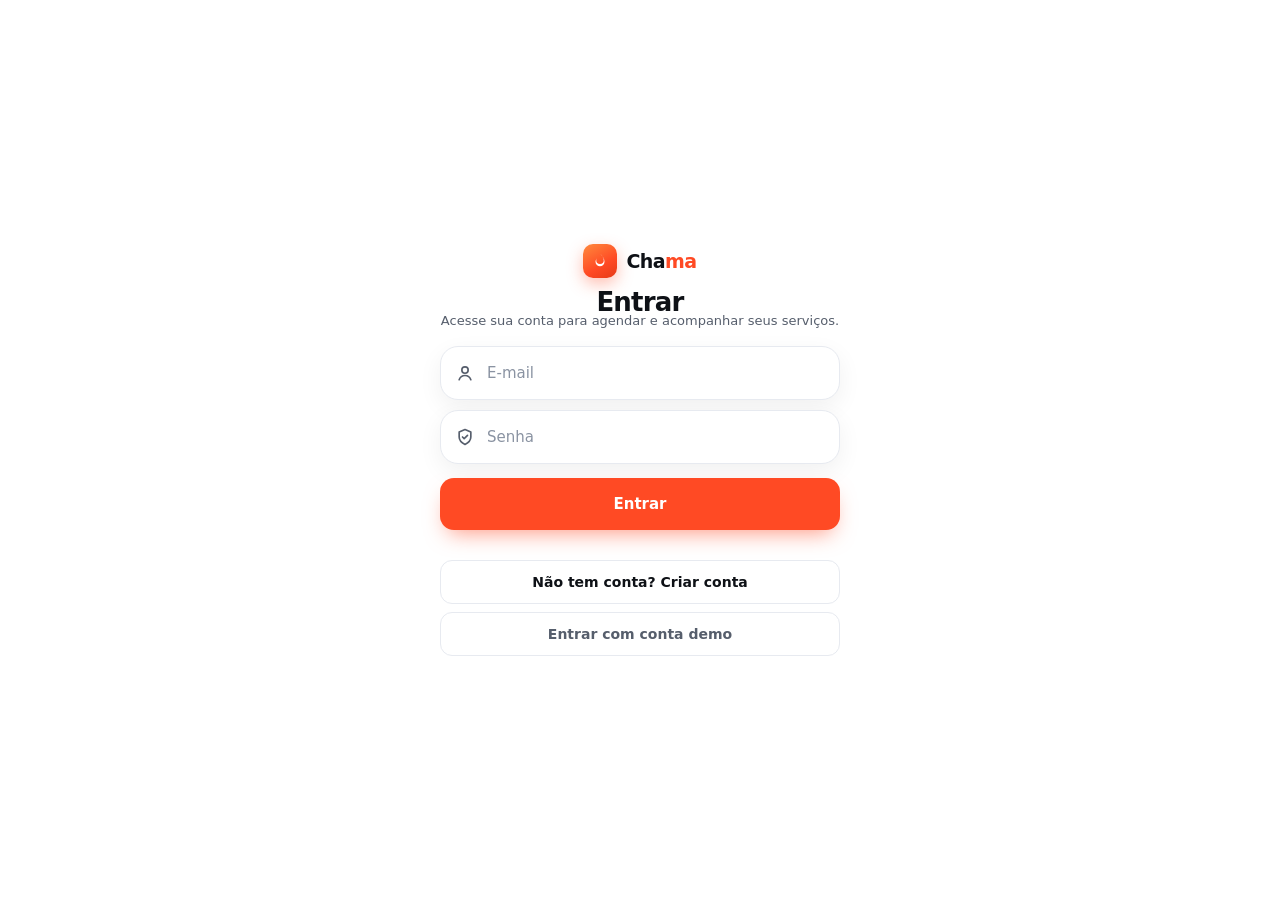
<file: index.html>
<!DOCTYPE html>
<html lang="pt-BR">
<head>
<meta charset="UTF-8">
<meta name="viewport" content="width=device-width, initial-scale=1, viewport-fit=cover, user-scalable=no, maximum-scale=1">
<meta name="theme-color" content="#FF4A24">
<meta name="description" content="Chama — chame um profissional de confiança.">
<meta name="mobile-web-app-capable" content="yes">
<meta name="apple-mobile-web-app-capable" content="yes">
<meta name="apple-mobile-web-app-status-bar-style" content="default">
<meta name="apple-mobile-web-app-title" content="Chama">
<link rel="apple-touch-icon" href="icons/apple-touch-icon.png">
<link rel="icon" type="image/png" href="icons/icon-192.png">
<link rel="manifest" href="manifest.json">
<title>Chama</title>
<link rel="stylesheet" href="app.css">
<style>.afin{border:1px solid var(--line);border-radius:12px;padding:11px 13px;font-family:inherit;font-size:14px;background:var(--surface);color:var(--ink);outline:0}.afin::placeholder{color:var(--ink3)}</style>
</head>
<body>
<svg width="0" height="0" style="position:absolute" aria-hidden="true"><defs>
  <symbol id="i-flame" viewBox="0 0 24 24"><path fill="currentColor" d="M12 2s5 4 5 9a5 5 0 0 1-10 0c0-1 .3-1.9.8-2.7C7 9.9 6 11 6 13a6 6 0 1 0 12 0c0-4.5-3-7.5-6-11Z"/></symbol>
  <symbol id="i-search" viewBox="0 0 24 24" fill="none" stroke="currentColor" stroke-width="2" stroke-linecap="round"><circle cx="11" cy="11" r="7"/><path d="m20 20-3.2-3.2"/></symbol>
  <symbol id="i-mic" viewBox="0 0 24 24" fill="none" stroke="currentColor" stroke-width="2" stroke-linecap="round" stroke-linejoin="round"><rect x="9" y="3" width="6" height="11" rx="3"/><path d="M6 11a6 6 0 0 0 12 0M12 17v4"/></symbol>
  <symbol id="i-home" viewBox="0 0 24 24" fill="none" stroke="currentColor" stroke-width="2" stroke-linecap="round" stroke-linejoin="round"><path d="M4 11 12 4l8 7"/><path d="M6 10v9h12v-9"/></symbol>
  <symbol id="i-cal" viewBox="0 0 24 24" fill="none" stroke="currentColor" stroke-width="2" stroke-linecap="round" stroke-linejoin="round"><rect x="3.5" y="5" width="17" height="16" rx="3"/><path d="M3.5 9.5h17M8 3v4M16 3v4"/></symbol>
  <symbol id="i-user" viewBox="0 0 24 24" fill="none" stroke="currentColor" stroke-width="2" stroke-linecap="round" stroke-linejoin="round"><circle cx="12" cy="8.5" r="3.8"/><path d="M5 20c1.2-3.5 4-5 7-5s5.8 1.5 7 5"/></symbol>
  <symbol id="i-star" viewBox="0 0 24 24"><path fill="currentColor" d="m12 3 2.6 5.4 5.9.7-4.4 4 1.2 5.8L12 16.9 6.7 19l1.2-5.8-4.4-4 5.9-.7z"/></symbol>
  <symbol id="i-check" viewBox="0 0 24 24" fill="none" stroke="currentColor" stroke-width="2.4" stroke-linecap="round" stroke-linejoin="round"><path d="m5 12.5 4.5 4.5L19 7.5"/></symbol>
  <symbol id="i-shield" viewBox="0 0 24 24" fill="none" stroke="currentColor" stroke-width="2" stroke-linecap="round" stroke-linejoin="round"><path d="M12 3 5 6v6c0 4 3 7 7 9 4-2 7-5 7-9V6z"/><path d="m9 12 2 2 4-4"/></symbol>
  <symbol id="i-pin" viewBox="0 0 24 24" fill="none" stroke="currentColor" stroke-width="2" stroke-linecap="round" stroke-linejoin="round"><path d="M12 21s7-5.5 7-11a7 7 0 1 0-14 0c0 5.5 7 11 7 11Z"/><circle cx="12" cy="10" r="2.5"/></symbol>
  <symbol id="i-clock" viewBox="0 0 24 24" fill="none" stroke="currentColor" stroke-width="2" stroke-linecap="round" stroke-linejoin="round"><circle cx="12" cy="12" r="8.5"/><path d="M12 7.5V12l3 2"/></symbol>
  <symbol id="i-back" viewBox="0 0 24 24" fill="none" stroke="currentColor" stroke-width="2" stroke-linecap="round" stroke-linejoin="round"><path d="M15 5l-7 7 7 7"/></symbol>
  <symbol id="i-chev" viewBox="0 0 24 24" fill="none" stroke="currentColor" stroke-width="2" stroke-linecap="round" stroke-linejoin="round"><path d="m9 6 6 6-6 6"/></symbol>
  <symbol id="i-pix" viewBox="0 0 24 24"><path fill="currentColor" d="M12 2.6 15.1 5 12 7.4 8.9 5 12 2.6ZM5 8.9 7.4 12 5 15.1 2.6 12 5 8.9Zm14 0L21.4 12 19 15.1 16.6 12 19 8.9ZM12 16.6 15.1 19 12 21.4 8.9 19 12 16.6Z"/></symbol>
  <symbol id="i-broom" viewBox="0 0 24 24" fill="none" stroke="currentColor" stroke-width="2" stroke-linecap="round" stroke-linejoin="round"><path d="M14 3 9 8m6 3-9 9m0 0-3-3m3 3 3-1c0-3 1-5 4-6l3-3-2-2-3 3c-2 3-4 4-6 4l-1 3"/></symbol>
  <symbol id="i-wrench" viewBox="0 0 24 24" fill="none" stroke="currentColor" stroke-width="2" stroke-linecap="round" stroke-linejoin="round"><path d="M15 6a4 4 0 0 0-5 5L4 17l3 3 6-6a4 4 0 0 0 5-5l-2 2-2-1-1-2 2-2Z"/></symbol>
  <symbol id="i-bolt" viewBox="0 0 24 24"><path fill="currentColor" d="M13 2 4 14h6l-1 8 9-12h-6z"/></symbol>
  <symbol id="i-snow" viewBox="0 0 24 24" fill="none" stroke="currentColor" stroke-width="2" stroke-linecap="round"><path d="M12 2v20M4 6l16 12M20 6 4 18M2 12h20"/></symbol>
  <symbol id="i-sciss" viewBox="0 0 24 24" fill="none" stroke="currentColor" stroke-width="2" stroke-linecap="round" stroke-linejoin="round"><circle cx="6" cy="7" r="2.5"/><circle cx="6" cy="17" r="2.5"/><path d="M8 8.5 20 18M8 15.5 20 6"/></symbol>
  <symbol id="i-box" viewBox="0 0 24 24" fill="none" stroke="currentColor" stroke-width="2" stroke-linecap="round" stroke-linejoin="round"><path d="M3.5 7 12 3l8.5 4v10L12 21 3.5 17z"/><path d="M3.5 7 12 11l8.5-4M12 11v10"/></symbol>
  <symbol id="i-scale" viewBox="0 0 24 24" fill="none" stroke="currentColor" stroke-width="2" stroke-linecap="round" stroke-linejoin="round"><path d="M12 3v18M6 21h12M5 7h14M5 7l-3 6a3 3 0 0 0 6 0zM19 7l-3 6a3 3 0 0 0 6 0z"/></symbol>
  <symbol id="i-video" viewBox="0 0 24 24" fill="none" stroke="currentColor" stroke-width="2" stroke-linecap="round" stroke-linejoin="round"><rect x="3" y="6" width="13" height="12" rx="3"/><path d="m16 10 5-3v10l-5-3z"/></symbol>
  <symbol id="i-eye" viewBox="0 0 24 24" fill="none" stroke="currentColor" stroke-width="2" stroke-linecap="round" stroke-linejoin="round"><path d="M2 12s3.5-7 10-7 10 7 10 7-3.5 7-10 7S2 12 2 12Z"/><circle cx="12" cy="12" r="3"/></symbol>
</defs></svg>

<div id="app">

  <!-- HOME -->
  <section class="screen active" data-screen="home">
    <div class="scroll hasnav">
      <div class="greet">
        <div class="brandmark"><span class="mk"><svg><use href="#i-flame"/></svg></span><span class="wm">Cha<b>ma</b></span></div>
        <div class="avatar" id="meAvatar" data-go="perfil">AB</div>
      </div>
      <h1 class="h1">O que você precisa<br>resolver hoje?</h1>
      <div class="search">
        <label class="field"><svg><use href="#i-search"/></svg>
          <input id="need" placeholder="Ex.: “tá vazando embaixo da pia”…" />
        </label>
        <div class="cta">
          <button class="btn btn-primary" id="searchBtn">Buscar profissional</button>
          <button class="btn btn-ghost btn-ico" id="micBtn" aria-label="Falar"><svg style="width:20px;height:20px"><use href="#i-mic"/></svg></button>
        </div>
        <button class="btn btn-ghost btn-sm" id="quoteBtn" style="width:100%;margin-top:9px;justify-content:center;gap:8px"><svg style="width:16px;height:16px"><use href="#i-scale"/></svg> Pedir orçamento (mão de obra + materiais)</button>
      </div>
      <div class="sec"><span class="eyebrow">Categorias</span></div>
      <div class="cats">
        <div class="cat flame" data-term="faxina"><div class="i"><svg><use href="#i-broom"/></svg></div><div class="l">Limpeza</div></div>
        <div class="cat" data-term="encanador reparo"><div class="i"><svg><use href="#i-wrench"/></svg></div><div class="l">Reparos</div></div>
        <div class="cat" data-term="eletricista tomada"><div class="i"><svg><use href="#i-bolt"/></svg></div><div class="l">Elétrica</div></div>
        <div class="cat" data-term="ar-condicionado"><div class="i"><svg><use href="#i-snow"/></svg></div><div class="l">Ar-cond.</div></div>
        <div class="cat" data-term="manicure cabelo"><div class="i"><svg><use href="#i-sciss"/></svg></div><div class="l">Beleza</div></div>
        <div class="cat" data-term="montar móvel"><div class="i"><svg><use href="#i-box"/></svg></div><div class="l">Montagem</div></div>
      </div>
      <div class="sec" id="upnextSec" style="display:none"><span class="eyebrow">Seu próximo serviço</span></div>
      <div class="card upnext" id="upnextCard" data-go="agenda" style="display:none"></div>
    </div>
  </section>

  <!-- RESULTS -->
  <section class="screen" data-screen="results">
    <div class="scroll">
      <div class="app-top">
        <button class="iconbtn" data-go="home" aria-label="Voltar"><svg><use href="#i-back"/></svg></button>
        <div class="ttl" id="resTitle">Profissionais<small>Pinheiros · São Paulo</small></div>
      </div>
      <div style="display:flex;align-items:center;justify-content:space-between;margin:4px 2px 2px">
        <span class="muted" id="resCount" style="font-size:13px">profissionais verificados perto</span>
        <span class="chip"><svg><use href="#i-pin"/></svg> até 20 km</span>
      </div>
      <div id="proList">
      <div class="pro best" data-go="book">
        <span class="best-tag"><svg><use href="#i-flame"/></svg> Melhor match</span>
        <div class="pro-top">
          <div class="avatar lg flame">MA</div>
          <div class="pro-id"><div class="pro-name">Marcela Almeida <svg><use href="#i-shield"/></svg></div>
            <div class="pro-meta"><span class="stars">★</span> 4,9 · 128 serviços · 1,2 km</div></div>
          <div class="pro-price"><span class="fr">a partir de</span><b>R$ 150</b></div>
        </div>
        <div class="badges"><span class="chip ok"><svg><use href="#i-check"/></svg> Identidade</span><span class="chip ok"><svg><use href="#i-check"/></svg> Antecedentes</span><span class="chip">Diarista</span></div>
        <button class="btn btn-primary btn-sm" style="margin-top:13px" data-go="book">Agendar</button>
      </div>
      <div class="pro" data-go="book">
        <div class="pro-top"><div class="avatar lg">RS</div>
          <div class="pro-id"><div class="pro-name">Rosa Santos <svg><use href="#i-shield"/></svg></div>
            <div class="pro-meta"><span class="stars">★</span> 4,8 · 96 serviços · 2,0 km</div></div>
          <div class="pro-price"><span class="fr">a partir de</span><b>R$ 140</b></div></div>
        <div class="badges"><span class="chip ok"><svg><use href="#i-check"/></svg> Identidade</span><span class="chip">Diarista</span></div>
        <button class="btn btn-ghost btn-sm" style="margin-top:13px" data-go="book">Agendar</button>
      </div>
      <div class="pro" data-go="book">
        <div class="pro-top"><div class="avatar lg">JC</div>
          <div class="pro-id"><div class="pro-name">Juliana Costa <svg><use href="#i-shield"/></svg></div>
            <div class="pro-meta"><span class="stars">★</span> 4,7 · 61 serviços · 3,4 km</div></div>
          <div class="pro-price"><span class="fr">a partir de</span><b>R$ 135</b></div></div>
        <div class="badges"><span class="chip ok"><svg><use href="#i-check"/></svg> Identidade</span><span class="chip">Diarista</span></div>
        <button class="btn btn-ghost btn-sm" style="margin-top:13px" data-go="book">Agendar</button>
      </div>
      </div>
    </div>
  </section>

  <!-- BOOK -->
  <section class="screen" data-screen="book">
    <div class="scroll">
      <div class="app-top">
        <button class="iconbtn" data-go="results" aria-label="Voltar"><svg><use href="#i-back"/></svg></button>
        <div class="ttl">Agendar<small id="bookPro">Marcela Almeida · Faxina</small></div>
      </div>
      <div class="sec"><span class="eyebrow">Escolha o dia</span></div>
      <div class="days" id="days">
        <div class="day"><small>Seg</small><b>11</b></div>
        <div class="day sel"><small>Ter</small><b>12</b></div>
        <div class="day"><small>Qua</small><b>13</b></div>
        <div class="day"><small>Qui</small><b>14</b></div>
        <div class="day"><small>Sex</small><b>15</b></div>
      </div>
      <div class="sec"><span class="eyebrow">Horário</span></div>
      <div class="slots" id="slots"><span class="slot">08:00</span><span class="slot sel">09:00</span><span class="slot">13:00</span><span class="slot">15:00</span></div>
      <div class="sec"><span class="eyebrow">Endereço</span></div>
      <div class="card rowaddr" id="bookAddr" style="cursor:pointer">
        <div class="p"><svg><use href="#i-pin"/></svg></div>
        <div style="flex:1"><b style="letter-spacing:-.01em" id="bookAddrLine">Adicionar endereço</b><div class="muted" style="font-size:12.5px" id="bookAddrSub">Toque para escolher onde será o serviço</div></div>
        <svg style="width:18px;height:18px;color:var(--ink3)"><use href="#i-chev"/></svg>
      </div>
      <div class="sec"><span class="eyebrow">Resumo</span></div>
      <div class="card">
        <div class="kv"><span class="muted" id="bookSvc">Serviço</span><span class="v" id="bookPrice">R$ 150,00</span></div>
        <div class="kv"><span class="muted">Taxa de serviço</span><span class="v">Grátis</span></div>
        <div class="kv tot"><span>Total</span><span class="v" id="bookTotal">R$ 150,00</span></div>
        <div class="escrow"><svg><use href="#i-shield"/></svg><span>Você paga por <b>PIX</b>, mas o valor fica <b>em custódia</b> e só é liberado à profissional <b>após o serviço</b>.</span></div>
      </div>
    </div>
    <div class="footbtn"><button class="btn btn-primary" id="confirmBtn"><svg style="width:18px;height:18px"><use href="#i-pix"/></svg> <span id="confirmLabel">Confirmar e pagar</span></button></div>
  </section>

  <!-- CONFIRM -->
  <section class="screen" data-screen="confirm">
    <div class="confirm">
      <div class="seal"><svg><use href="#i-check"/></svg></div>
      <h2>Agendamento confirmado</h2>
      <p id="confMsg">Você recebe o “a caminho” no dia.</p>
      <div class="card" style="width:100%;margin-top:22px;text-align:left">
        <div style="display:flex;gap:12px;align-items:center"><div class="avatar lg flame" id="confAv">MA</div>
          <div style="flex:1"><b id="confPro">Marcela Almeida</b><div class="muted" style="font-size:12.5px"><span class="stars">★</span> 4,9 · verificada</div></div>
          <span class="chip ok" id="confPayChip"><svg><use href="#i-check"/></svg> Pago</span></div>
        <div class="escrow" style="margin-top:14px"><svg><use href="#i-shield"/></svg><span id="confEscrowMsg">Liberamos o pagamento à profissional só depois de você confirmar a conclusão.</span></div>
      </div>
      <div style="display:flex;gap:9px;width:100%;margin-top:16px">
        <button class="btn btn-ghost" data-go="home">Início</button>
        <button class="btn btn-primary" data-go="agenda">Ver na agenda</button>
      </div>
    </div>
  </section>

  <!-- AGENDA -->
  <section class="screen" data-screen="agenda">
    <div class="scroll hasnav">
      <h1 class="h1" style="font-size:24px">Sua agenda</h1>
      <div class="seg" id="agdSeg"><button class="on" data-filter="upcoming">Próximos</button><button data-filter="done">Concluídos</button></div>
      <div id="agdList"></div>
      <div class="sec"><span class="eyebrow">Recorrência</span></div>
      <div class="card bk" id="fixarBtn" style="cursor:pointer">
        <div class="i" style="background:var(--line2)"><svg style="color:var(--ink)"><use href="#i-scale"/></svg></div>
        <div class="info"><b style="letter-spacing:-.01em">Tornar a Marcela fixa?</b><div>A partir de 3x/semana veja como formalizar</div></div>
        <svg style="width:18px;height:18px;color:var(--ink3)"><use href="#i-chev"/></svg>
      </div>
    </div>
  </section>

  <!-- PERFIL -->
  <section class="screen" data-screen="perfil">
    <div class="scroll hasnav">
      <h1 class="h1" style="font-size:24px">Perfil</h1>
      <div class="card" style="display:flex;gap:14px;align-items:center;margin-top:10px">
        <div class="avatar lg" id="meAvatar2">AB</div>
        <div style="flex:1"><b style="font-size:16px;letter-spacing:-.02em" id="meName">Visitante</b><div class="muted" style="font-size:12.5px" id="meEmail">entre na sua conta</div></div>
        <span class="chip ok"><svg><use href="#i-check"/></svg> Verificado</span>
      </div>
      <div class="sec"><span class="eyebrow">Conheça o resto da Chama</span></div>
      <a class="listrow" href="pro/">
        <div class="i"><svg><use href="#i-star"/></svg></div>
        <div class="t"><b>App do profissional</b><div>Vídeo, portfólio, finanças, loja de insumos</div></div>
        <span class="chev"><svg><use href="#i-chev"/></svg></span>
      </a>
      <a class="listrow" href="ar/">
        <div class="i"><svg><use href="#i-eye"/></svg></div>
        <div class="t"><b>Segurança AR + Cotas de robô</b><div>POV ao vivo, consentimento, SOS, cotas</div></div>
        <span class="chev"><svg><use href="#i-chev"/></svg></span>
      </a>
      <div class="sec"><span class="eyebrow">Indique e ganhe</span></div>
      <div class="listrow" id="affOpen" style="cursor:pointer"><div class="i" style="background:var(--tint);color:var(--flame600)"><svg><use href="#i-scale"/></svg></div><div class="t"><b>Programa de afiliados</b><div>Ganhe 20% por 1 ano de quem entrar pelo seu link</div></div><span class="chev"><svg><use href="#i-chev"/></svg></span></div>
      <div class="sec"><span class="eyebrow">Endereços</span></div>
      <div class="listrow" id="addrManageBtn" style="cursor:pointer"><div class="i"><svg><use href="#i-pin"/></svg></div><div class="t"><b>Meus endereços</b><div id="addrManageSub">Gerencie onde você recebe serviços</div></div><span class="chev"><svg><use href="#i-chev"/></svg></span></div>
      <div class="sec"><span class="eyebrow">Conta</span></div>
      <div class="listrow" data-go="home"><div class="i" style="background:var(--line2);color:var(--ink)"><svg><use href="#i-home"/></svg></div><div class="t"><b>Voltar ao início</b></div><span class="chev"><svg><use href="#i-chev"/></svg></span></div>
      <div class="listrow" id="logoutBtn" style="cursor:pointer"><div class="i" style="background:var(--line2);color:var(--ink)"><svg><use href="#i-back"/></svg></div><div class="t"><b>Sair da conta</b></div><span class="chev"><svg><use href="#i-chev"/></svg></span></div>
      <p style="text-align:center;color:var(--ink3);font-size:11.5px;margin-top:22px">Protótipo navegável da Chama · demonstração</p>
    </div>
  </section>

  <!-- ORÇAMENTOS (lista) -->
  <section class="screen" data-screen="orcamentos">
    <div class="scroll hasnav">
      <h1 class="h1" style="font-size:24px">Meus orçamentos</h1>
      <p class="muted" style="font-size:13px;margin:-6px 2px 14px">O profissional cobra só a <b>mão de obra</b>. Os <b>materiais</b> são cotados pela Chama no menor preço — sem cobrança extra.</p>
      <div id="quoteList"></div>
    </div>
  </section>

  <!-- ORÇAMENTO (detalhe) -->
  <section class="screen" data-screen="quote">
    <div class="scroll">
      <div class="app-top">
        <button class="iconbtn" data-go="orcamentos" aria-label="Voltar"><svg><use href="#i-back"/></svg></button>
        <div class="ttl">Orçamento<small id="qSub">—</small></div>
      </div>
      <div id="quoteDetail"></div>
    </div>
    <div class="footbtn"><button class="btn btn-primary" id="acceptQuoteBtn"><svg style="width:18px;height:18px"><use href="#i-check"/></svg> <span id="acceptLabel">Aceitar e agendar</span></button></div>
  </section>

  <!-- AUTH (login / cadastro) -->
  <div id="auth" style="position:fixed;inset:0;z-index:60;background:#fff;display:none;flex-direction:column;justify-content:center;padding:28px 22px">
    <div style="max-width:400px;width:100%;margin:0 auto">
      <div class="brandmark" style="justify-content:center;margin-bottom:10px"><span class="mk"><svg><use href="#i-flame"/></svg></span><span class="wm">Cha<b>ma</b></span></div>
      <h1 class="h1" id="authTitle" style="text-align:center;font-size:26px">Entrar</h1>
      <p class="muted" id="authSub" style="text-align:center;font-size:13px;margin:-4px 0 18px">Acesse sua conta para agendar e acompanhar seus serviços.</p>
      <div class="search" id="authNameField" style="margin:0 0 10px;display:none"><label class="field"><svg><use href="#i-user"/></svg><input id="authName" placeholder="Seu nome"></label></div>
      <div class="search" style="margin:0 0 10px"><label class="field"><svg><use href="#i-user"/></svg><input id="authEmail" type="email" placeholder="E-mail" autocomplete="email"></label></div>
      <div class="search" style="margin:0 0 14px"><label class="field"><svg><use href="#i-shield"/></svg><input id="authPass" type="password" placeholder="Senha" autocomplete="current-password"></label></div>
      <button class="btn btn-primary" id="authSubmit" style="width:100%">Entrar</button>
      <div id="authErr" style="color:#d33;font-size:12.5px;text-align:center;margin-top:10px;min-height:16px"></div>
      <button class="btn btn-ghost btn-sm" id="authToggle" style="width:100%;margin-top:4px">Não tem conta? Criar conta</button>
      <button class="btn btn-ghost btn-sm" id="authDemo" style="width:100%;margin-top:8px;color:var(--ink2)">Entrar com conta demo</button>
    </div>
  </div>

  <!-- FORMALIZAÇÃO (sheet) -->
  <div class="sheetwrap" id="sheet">
    <div class="sheet">
      <div class="grab"></div>
      <span class="badge-law"><svg style="width:15px;height:15px"><use href="#i-scale"/></svg> Proteção · Lei nº 150/2015</span>
      <h3>A partir de 3 dias por semana, vira vínculo</h3>
      <p>Com a mesma profissional <b>3+ dias/semana</b>, a lei trata como <b>empregada doméstica</b> (carteira, FGTS, eSocial) — não mais diarista. A Chama cuida disso pra você.</p>
      <div class="opt pick"><div style="display:flex;align-items:center;justify-content:space-between"><b>Formalizar com a Chama</b><span class="chip flame">Recomendado</span></div><p>Geramos contrato, eSocial e a guia DAE. Você acompanha pelo app.</p></div>
      <div class="opt"><b>Manter como diarista (até 2x/semana)</b><p>Escolha outro dia ou outra profissional para o 3º atendimento.</p></div>
      <button class="btn btn-primary" style="margin-top:16px" id="sheetOk">Continuar</button>
    </div>
  </div>

  <!-- AFILIADOS -->
  <section class="screen" data-screen="afiliados">
    <div class="scroll">
      <div class="app-top">
        <button class="iconbtn" data-go="perfil" aria-label="Voltar"><svg><use href="#i-back"/></svg></button>
        <div class="ttl">Indique e ganhe<small>20% da comissão por 12 meses</small></div>
      </div>
      <div class="card" style="background:var(--flame);color:#fff;border:0">
        <div style="font-size:13px;opacity:.9">Seu saldo de comissões</div>
        <div style="font-size:32px;font-weight:800;letter-spacing:-.02em" id="affBalance">R$ 0,00</div>
        <div style="display:flex;gap:14px;margin-top:8px;font-size:12.5px;opacity:.95">
          <span><b id="affReferred">0</b> indicados</span><span>·</span><span>total ganho <b id="affTotal">R$ 0,00</b></span>
        </div>
      </div>
      <div class="sec"><span class="eyebrow">Seu link de indicação</span></div>
      <div class="card" style="padding:12px 14px">
        <div style="display:flex;gap:8px;align-items:center">
          <input id="affLink" readonly class="afin" style="flex:1;font-size:12px" value="">
          <button class="btn btn-ghost btn-sm" id="affCopy" style="padding:10px 12px">Copiar</button>
        </div>
        <button class="btn btn-primary btn-sm" id="affWhats" style="width:100%;margin-top:8px;justify-content:center">Compartilhar no WhatsApp</button>
        <p class="muted" style="font-size:11.5px;margin:9px 2px 0">Ganhe <b>20% da comissão da Chama</b> em cada serviço de quem entrar pelo seu link — clientes e profissionais — por <b>12 meses</b>. Você só ganha em serviços concluídos.</p>
      </div>
      <div class="sec"><span class="eyebrow">Receber</span></div>
      <div class="card" style="padding:12px 14px;display:flex;gap:8px">
        <button class="btn btn-primary btn-sm" id="affPix" style="flex:1">Sacar via PIX</button>
        <button class="btn btn-ghost btn-sm" id="affCredit" style="flex:1">Usar como crédito</button>
      </div>
      <div class="sec"><span class="eyebrow">Comissões recentes</span></div>
      <div id="affList"></div>
    </div>
  </section>

  <!-- ENDEREÇOS (sheet) -->
  <div class="sheetwrap" id="addrSheet">
    <div class="sheet">
      <div class="grab"></div>
      <h3>Onde será o serviço?</h3>
      <div id="addrList"></div>
      <button class="btn btn-ghost btn-sm" id="addrNewBtn" style="width:100%;margin-top:10px">+ Adicionar endereço</button>
      <div id="addrForm" style="display:none;margin-top:10px">
        <div style="display:flex;gap:8px">
          <input id="afLabel" placeholder="Rótulo (Casa)" class="afin" style="flex:1">
          <input id="afCep" placeholder="CEP" class="afin" style="flex:1">
        </div>
        <input id="afLine" placeholder="Rua / logradouro" class="afin" style="width:100%;margin-top:8px">
        <div style="display:flex;gap:8px;margin-top:8px">
          <input id="afNumber" placeholder="Nº" class="afin" style="width:90px">
          <input id="afComplement" placeholder="Complemento" class="afin" style="flex:1">
        </div>
        <input id="afNeighborhood" placeholder="Bairro" class="afin" style="width:100%;margin-top:8px">
        <div style="display:flex;gap:8px;margin-top:8px">
          <input id="afCity" placeholder="Cidade" class="afin" style="flex:1">
          <input id="afState" placeholder="UF" maxlength="2" class="afin" style="width:70px;text-transform:uppercase">
        </div>
        <button class="btn btn-primary" id="addrSave" style="margin-top:12px">Salvar endereço</button>
      </div>
    </div>
  </div>

  <!-- REAGENDAR (sheet) -->
  <div class="sheetwrap" id="reschedSheet">
    <div class="sheet">
      <div class="grab"></div>
      <h3>Reagendar serviço</h3>
      <p>Escolha a nova data e horário.</p>
      <input id="reschedAt" type="datetime-local" class="afin" style="width:100%;margin-top:6px">
      <div id="reschedErr" style="color:#d33;font-size:12.5px;margin-top:8px;min-height:14px"></div>
      <button class="btn btn-primary" style="margin-top:6px" id="reschedOk">Confirmar novo horário</button>
    </div>
  </div>

  <!-- AVALIAÇÃO (sheet) -->
  <div class="sheetwrap" id="reviewSheet">
    <div class="sheet">
      <div class="grab"></div>
      <h3>Como foi o serviço?</h3>
      <p id="revPro">Avalie o profissional.</p>
      <div id="starRow" style="display:flex;gap:10px;justify-content:center;margin:10px 0 2px;font-size:36px;color:#F5A623;cursor:pointer">
        <span data-star="1">☆</span><span data-star="2">☆</span><span data-star="3">☆</span><span data-star="4">☆</span><span data-star="5">☆</span>
      </div>
      <textarea id="revComment" placeholder="Conte como foi (opcional)" style="width:100%;border:1px solid var(--line);border-radius:14px;padding:12px;font-family:inherit;font-size:14px;min-height:70px;margin-top:10px;background:var(--surface);color:var(--ink)"></textarea>
      <button class="btn btn-primary" style="margin-top:14px" id="reviewOk">Enviar avaliação</button>
    </div>
  </div>

  <!-- BOTTOM NAV -->
  <nav class="tabbar" id="nav">
    <button data-go="home" data-tab="home"><svg><use href="#i-home"/></svg>Início</button>
    <button data-go="results" data-tab="results"><svg><use href="#i-search"/></svg>Buscar</button>
    <button data-go="orcamentos" data-tab="orcamentos"><svg><use href="#i-scale"/></svg>Orçam.</button>
    <button data-go="agenda" data-tab="agenda"><svg><use href="#i-cal"/></svg>Agenda</button>
    <button data-go="perfil" data-tab="perfil"><svg><use href="#i-user"/></svg>Perfil</button>
  </nav>
</div>

<script>
  const screens = [...document.querySelectorAll('.screen')];
  const nav = document.getElementById('nav');
  const navBtns = [...nav.querySelectorAll('button')];
  const withNav = ['home','results','orcamentos','agenda','perfil'];
  const tabFor = { home:'home', results:'results', book:'results', confirm:'results', orcamentos:'orcamentos', quote:'orcamentos', agenda:'agenda', perfil:'perfil', afiliados:'perfil' };
  function go(name){
    const s = screens.find(x=>x.dataset.screen===name); if(!s) return;
    screens.forEach(x=>x.classList.toggle('active', x===s));
    nav.classList.toggle('hidden', !withNav.includes(name));
    const tab = tabFor[name];
    navBtns.forEach(b=>b.classList.toggle('on', b.dataset.tab===tab));
    const sc = s.querySelector('.scroll'); if(sc) sc.scrollTop = 0;
    window.scrollTo(0,0);
  }
  document.addEventListener('click', e=>{
    const el = e.target.closest('[data-go]');
    if(el){ e.preventDefault(); go(el.dataset.go); }
  });
  // selects
  document.getElementById('days').addEventListener('click', e=>{const d=e.target.closest('.day'); if(d){document.querySelectorAll('#days .day').forEach(x=>x.classList.remove('sel'));d.classList.add('sel');}});
  document.getElementById('slots').addEventListener('click', e=>{const d=e.target.closest('.slot'); if(d){document.querySelectorAll('#slots .slot').forEach(x=>x.classList.remove('sel'));d.classList.add('sel');}});
  // sheet
  const sheet=document.getElementById('sheet');
  document.getElementById('fixarBtn').addEventListener('click',()=>sheet.classList.add('open'));
  document.getElementById('sheetOk').addEventListener('click',()=>sheet.classList.remove('open'));
  sheet.addEventListener('click',e=>{ if(e.target===sheet) sheet.classList.remove('open'); });
  document.querySelectorAll('.opt').forEach(o=>o.addEventListener('click',()=>{document.querySelectorAll('.opt').forEach(x=>x.classList.remove('pick'));o.classList.add('pick');}));
  // service worker (instalável / offline)
  if('serviceWorker' in navigator){ window.addEventListener('load',()=>navigator.serviceWorker.register('sw.js').catch(()=>{})); }
</script>
<script>
/* ---- Integração com o backend real (Supabase na nuvem) ---- */
(function(){
  const BASE='https://rceowmrunmxdwrnurfjv.supabase.co';
  const API=BASE+'/functions/v1/api', AUTHURL=BASE+'/auth/v1';
  const ANON='eyJhbGciOiJIUzI1NiIsInR5cCI6IkpXVCJ9.eyJpc3MiOiJzdXBhYmFzZSIsInJlZiI6InJjZW93bXJ1bm14ZHdybnVyZmp2Iiwicm9sZSI6ImFub24iLCJpYXQiOjE3ODY0NjQ3NjIsImV4cCI6MjEwMjA0MDc2Mn0.PPF6BHRCgY4QVuPrqqsbslFQCQNFjrf6-c00otA6rlQ';
  const el=id=>document.getElementById(id);
  let CUR='BRL', LOCALE='pt-BR';
  const money=c=>{ try{ return new Intl.NumberFormat(LOCALE,{style:'currency',currency:CUR}).format(Number(c||0)/100); }catch(_){ return CUR+' '+(Number(c||0)/100).toFixed(2); } };
  async function loadConfig(){ if(!me) return; try{ const {j}=await api('get-config',{}); if(j&&j.currency) CUR=j.currency; if(j&&j.locale) LOCALE=j.locale; }catch(_){} }
  const initials=n=>(n||'?').trim().split(/\s+/).map(w=>w[0]).slice(0,2).join('').toUpperCase();
  const SKEY='chama_customer_session';
  let me=null; try{ me=JSON.parse(localStorage.getItem(SKEY)||'null'); }catch(_){}

  async function api(action,body){
    // Envia o access_token do usuário como Bearer (o backend deriva o uid dele).
    // apikey continua sendo o anon (exigência do gateway). Sem sessão, usa anon
    // (só ações públicas como signup são aceitas nesse caso).
    if(me && me.expires_at && Date.now() > me.expires_at-5000){ await refresh(); }
    const send=()=>fetch(API,{method:'POST',headers:{apikey:ANON,Authorization:'Bearer '+((me&&me.access_token)||ANON),'content-type':'application/json'},body:JSON.stringify(Object.assign({action},body))});
    let r=await send();
    if(r.status===401 && me){ if(await refresh()){ r=await send(); } else { sessionExpired(); } }
    return {status:r.status, j:await r.json().catch(()=>({error:'resposta inválida'}))};
  }
  async function refresh(){
    if(!me||!me.refresh_token) return false;
    const {status,j}=await gotrue('/token?grant_type=refresh_token',{refresh_token:me.refresh_token});
    if(status>=400||!j.access_token){ return false; }
    saveSession(j); return true;
  }
  async function gotrue(path,body){
    const r=await fetch(AUTHURL+path,{method:'POST',headers:{apikey:ANON,'content-type':'application/json'},body:JSON.stringify(body)});
    return {status:r.status, j:await r.json().catch(()=>({}))};
  }

  /* ---------- AUTH ---------- */
  let authMode='login';
  const showAuth=()=>{ el('auth').style.display='flex'; };
  const hideAuth=()=>{ el('auth').style.display='none'; };
  function setAuthMode(m){
    authMode=m;
    el('authNameField').style.display = m==='signup'?'':'none';
    el('authTitle').textContent = m==='signup'?'Criar conta':'Entrar';
    el('authSub').textContent = m==='signup'?'Crie sua conta de cliente em segundos.':'Acesse sua conta para agendar e acompanhar seus serviços.';
    el('authSubmit').textContent = m==='signup'?'Criar conta':'Entrar';
    el('authToggle').textContent = m==='signup'?'Já tem conta? Entrar':'Não tem conta? Criar conta';
    el('authErr').textContent='';
  }
  function saveSession(tok){
    const user=tok.user||(me||{});
    me={ id:user.id, email:user.email, name:(user.user_metadata&&user.user_metadata.full_name)||(user.email||'').split('@')[0],
         access_token:tok.access_token, refresh_token:tok.refresh_token,
         expires_at: Date.now() + ((tok.expires_in||3600)*1000) };
    localStorage.setItem(SKEY, JSON.stringify(me));
  }
  function sessionExpired(){
    localStorage.removeItem(SKEY); me=null; window.__bookings=[]; window.__quotes=[];
    setAuthMode('login'); showAuth();
    const err=el('authErr'); if(err) err.textContent='Sua sessão expirou. Entre novamente.';
  }
  async function login(email,pass){
    const {status,j}=await gotrue('/token?grant_type=password',{email,password:pass});
    if(status>=400||!j.access_token) throw new Error(j.error_description||j.msg||j.error||'e-mail ou senha inválidos');
    saveSession(j);
  }
  async function doAuth(){
    const email=(el('authEmail').value||'').trim().toLowerCase();
    const pass=el('authPass').value||'';
    const name=(el('authName').value||'').trim();
    el('authErr').textContent='';
    if(!email||pass.length<6){ el('authErr').textContent='Informe e-mail e senha (mín. 6 caracteres).'; return; }
    const btn=el('authSubmit'); btn.disabled=true; const old=btn.textContent; btn.textContent='…';
    try{
      if(authMode==='signup'){
        const {status,j}=await api('signup',{email,password:pass,role:'customer',fullName:name,ref:(localStorage.getItem('chama_ref')||undefined)});
        if(status>=400 && j.code!=='email_taken') throw new Error(j.error||'falha ao criar conta');
      }
      await login(email,pass);
      hideAuth(); enter();
    }catch(e){ el('authErr').textContent=e.message; }
    finally{ btn.disabled=false; btn.textContent=old; }
  }
  function logout(){ localStorage.removeItem(SKEY); me=null; window.__bookings=[]; window.__quotes=[]; setAuthMode('login'); showAuth(); }

  function paintMe(){
    if(!me) return;
    el('meAvatar').textContent=initials(me.name);
    el('meAvatar2').textContent=initials(me.name);
    el('meName').textContent=me.name;
    el('meEmail').textContent=me.email;
  }

  /* ---------- BUSCA / AGENDAMENTO DIRETO ---------- */
  const sel={};
  function renderPros(m){
    sel.serviceId=m.serviceId; sel.serviceName=m.serviceName||'Serviço'; sel.basePrice=m.basePriceCents||15000;
    el('resTitle').innerHTML=(m.serviceName||'Profissionais')+'<small>Pinheiros · São Paulo</small>';
    el('resCount').innerHTML='<b style="color:var(--ink)">'+m.count+'</b> profissional(is) verificado(s)';
    window.__pros=m.pros||[];
    if(!m.pros||!m.pros.length){ el('proList').innerHTML='<div class="card" style="text-align:center;color:var(--ink2)">Nenhum profissional para isso ainda.<br><span style="font-size:12.5px">Tente “Pedir orçamento” na tela inicial.</span></div>'; return; }
    el('proList').innerHTML=m.pros.map(function(p,i){
      const nm=p.name||'Profissional', ini=initials(nm), best=i===0;
      return '<div class="pro'+(best?' best':'')+'">'+(best?'<span class="best-tag"><svg><use href="#i-flame"/></svg> Melhor match</span>':'')+
        '<div class="pro-top"><div class="avatar lg'+(best?' flame':'')+'">'+ini+'</div>'+
        '<div class="pro-id"><div class="pro-name">'+nm+' <svg><use href="#i-shield"/></svg></div>'+
        '<div class="pro-meta"><span class="stars">★</span> '+Number(p.rating).toFixed(1).replace('.',',')+' · '+p.jobsCompleted+' serviços · '+Number(p.distanceKm).toFixed(1).replace('.',',')+' km</div></div>'+
        '<div class="pro-price"><span class="fr">a partir de</span><b>'+money(sel.basePrice)+'</b></div></div>'+
        '<div class="badges"><span class="chip ok"><svg><use href="#i-check"/></svg> Identidade</span><span class="chip">'+(p.trustTier==='pro_certified'?'Certificado':'Verificado')+'</span></div>'+
        '<button class="btn '+(best?'btn-primary':'btn-ghost')+' btn-sm bookbtn" style="margin-top:13px" data-i="'+i+'">Agendar</button></div>';
    }).join('');
  }
  async function search(term){
    if(!me){ showAuth(); return; }
    el('proList').innerHTML='<div class="card" style="text-align:center;color:var(--ink2)">Buscando profissionais…</div>';
    go('results');
    try{
      const {j:intk}=await api('intake',{customerId:me.id,rawText:term,addressId:sel.addressId});
      if(!intk.requestId) throw new Error(intk.error||'falha no intake');
      sel.requestId=intk.requestId;
      const {j:m}=await api('match',{requestId:intk.requestId});
      if(m.error) throw new Error(m.error);
      renderPros(m);
    }catch(e){ el('proList').innerHTML='<div class="card" style="text-align:center;color:var(--ink2)">Não foi possível buscar agora ('+e.message+').</div>'; }
  }
  function pickPro(i){
    const p=(window.__pros||[])[i]; if(!p)return;
    sel.proId=p.proId; sel.priceCents=sel.basePrice; sel.name=p.name;
    el('bookPro').textContent=(p.name||'Profissional')+' · '+sel.serviceName;
    el('bookSvc').textContent=sel.serviceName;
    el('bookPrice').textContent=money(sel.priceCents);
    el('bookTotal').textContent=money(sel.priceCents);
    el('confirmLabel').textContent='Confirmar e pagar · '+money(sel.priceCents);
    go('book');
  }
  function selectedDate(){
    const d=document.querySelector('#days .day.sel b'), dd=d?d.textContent.trim().padStart(2,'0'):'12';
    const t=document.querySelector('#slots .slot.sel'), hh=t?t.textContent.trim():'09:00';
    return '2026-08-'+dd+'T'+hh+':00Z';
  }
  async function doBook(){
    if(!sel.proId){ go('home'); return; }
    const btn=el('confirmBtn'); btn.disabled=true;
    try{
      const {j}=await api('create-booking',{proId:sel.proId,serviceId:sel.serviceId,scheduledAt:selectedDate(),priceCents:sel.priceCents,requestId:sel.requestId,addressId:sel.addressId});
      if(j.needsFormalization){ el('sheet').classList.add('open'); return; }
      if(j.error){ alert('Erro ao agendar: '+j.error); return; }
      el('confAv').textContent=initials(sel.name); el('confPro').textContent=sel.name||'Profissional';
      // pagamento em custódia (PSP): o valor sai do cliente e fica retido até a conclusão
      const pay=await payBooking(j.bookingId);
      if(pay&&pay.status==='in_escrow'){
        setPayChip('in_escrow');
        el('confMsg').innerHTML=(sel.name||'O profissional')+' confirmado — '+money(pay.amountCents)+' pago por '+(pay.method==='pix'?'PIX':pay.method)+' e retido em custódia.';
        el('confEscrowMsg').textContent='Liberamos o pagamento à '+(sel.name||'profissional')+' só depois de você confirmar a conclusão.';
      } else {
        setPayChip(null);
        el('confMsg').innerHTML=(sel.name||'O profissional')+' agendado. Conclua o pagamento na sua agenda para garantir a vaga.';
      }
      go('confirm');
    }catch(e){ alert('Erro: '+e.message); } finally { btn.disabled=false; }
  }
  async function openChamado(term){
    if(!me){ showAuth(); return; }
    const t=(term||'').trim(); if(!t){ el('need').focus(); return; }
    try{
      const {j}=await api('intake',{customerId:me.id,rawText:t,needsQuote:true,addressId:sel.addressId});
      if(!j.requestId) throw new Error(j.error||'falha ao abrir chamado');
      el('need').value='';
      alert('Chamado aberto! Os profissionais vão te enviar orçamentos — acompanhe em “Orçam.”.');
      go('orcamentos');
    }catch(e){ alert('Erro: '+e.message); }
  }

  /* ---------- ORÇAMENTOS ---------- */
  async function loadQuotes(){
    if(!me) return;
    const box=el('quoteList'); box.innerHTML='<div class="card" style="text-align:center;color:var(--ink2)">Carregando…</div>';
    try{
      const {j}=await api('list-my-quotes',{customerId:me.id});
      const qs=j.quotes||[]; window.__quotes=qs;
      if(!qs.length){ box.innerHTML='<div class="card" style="text-align:center;color:var(--ink2)">Você ainda não recebeu orçamentos.<br><span style="font-size:12.5px">Abra um chamado na tela inicial.</span></div>'; return; }
      box.innerHTML=qs.map(function(q,i){
        const st=q.status==='accepted'?'<span class="status sched">Aceito</span>':'<span class="status way">Novo</span>';
        return '<div class="card qitem" data-qi="'+i+'" style="'+(i?'margin-top:12px;':'')+'cursor:pointer">'+
          '<div style="display:flex;align-items:center;justify-content:space-between"><span class="eyebrow">'+q.proName+'</span>'+st+'</div>'+
          '<div class="bk" style="margin-top:8px"><div class="i"><svg><use href="#i-wrench"/></svg></div>'+
          '<div class="info"><b>'+q.serviceName+'</b><div>Mão de obra '+money(q.laborCents)+' · Total '+money(q.totalCents)+'</div></div>'+
          '<svg style="width:18px;height:18px;color:var(--ink3)"><use href="#i-chev"/></svg></div></div>';
      }).join('');
    }catch(e){ box.innerHTML='<div class="card" style="text-align:center;color:var(--ink2)">Erro: '+e.message+'</div>'; }
  }
  const cur={};
  async function openQuote(i){
    const q=(window.__quotes||[])[i]; if(!q) return;
    cur.quoteId=q.quoteId; cur.status=q.status;
    el('qSub').textContent=q.serviceName+' · '+q.proName;
    el('quoteDetail').innerHTML='<div class="card" style="text-align:center;color:var(--ink2)">Carregando…</div>';
    go('quote');
    await renderQuote();
  }
  async function renderQuote(){
    const {j}=await api('get-quote',{quoteId:cur.quoteId});
    if(j.error){ el('quoteDetail').innerHTML='<div class="card">Erro: '+j.error+'</div>'; return; }
    cur.status=j.quote.status;
    const mats=j.materials||[];
    const matHtml = mats.length ? mats.map(function(m){
      const alts=(m.alternatives||[]).filter(a=>a.offerId!==m.chosenOfferId);
      const altHtml = alts.length ? '<div class="qalts" data-qm="'+m.quoteMaterialId+'" style="display:none;margin-top:6px;border-top:1px solid var(--line);padding-top:4px">'+
        alts.map(a=>'<div class="qalt" data-qm="'+m.quoteMaterialId+'" data-off="'+a.offerId+'" style="display:flex;justify-content:space-between;padding:8px 0;cursor:pointer"><span class="muted">'+(a.supplier||'Fornecedor')+'</span><b style="font-size:13px">'+money(a.unitCents)+'/un</b></div>').join('')+'</div>' : '';
      const swap = (alts.length && cur.status!=='accepted') ? '<button class="btn btn-ghost btn-sm swapBtn" data-qm="'+m.quoteMaterialId+'" style="margin-top:4px;padding:6px 12px">Trocar fornecedor ('+alts.length+')</button>' : '';
      return '<div class="kv"><span class="muted">'+(m.name||'Material')+' ×'+m.qty+'</span><span class="v">'+money(m.totalCents)+'</span></div>'+swap+altHtml;
    }).join('') : '<div class="muted" style="font-size:13px;padding:2px 0">Sem materiais — só mão de obra.</div>';
    el('quoteDetail').innerHTML=
      '<div class="card">'+
        '<div class="kv"><span class="muted">Mão de obra (profissional)</span><span class="v">'+money(j.quote.laborCents)+'</span></div>'+
        (mats.length?'<div class="sec" style="margin:12px 0 2px"><span class="eyebrow">Materiais · cotados pela Chama</span></div>':'')+
        matHtml+
        (j.quote.marginCents?'<div class="kv"><span class="muted">Taxa de materiais</span><span class="v">'+money(j.quote.marginCents)+'</span></div>':'')+
        '<div class="kv tot"><span>Total</span><span class="v">'+money(j.quote.totalCents)+'</span></div>'+
        '<div class="escrow"><svg><use href="#i-shield"/></svg><span><b>Anti-markup:</b> o profissional cobra só a <b>mão de obra</b>. Materiais no <b>menor preço</b> — troque o fornecedor se quiser.</span></div>'+
      '</div>';
    const accepted = cur.status==='accepted';
    el('acceptLabel').textContent = accepted?'Orçamento já aceito ✓':'Aceitar e agendar · '+money(j.quote.totalCents);
    el('acceptQuoteBtn').disabled = accepted;
  }
  async function swap(qm,off){ await api('swap-offer',{quoteMaterialId:qm,offerId:off}); await renderQuote(); }
  async function acceptQuote(){
    if(!cur.quoteId||cur.status==='accepted') return;
    const btn=el('acceptQuoteBtn'); btn.disabled=true;
    try{
      const {j}=await api('accept-quote',{quoteId:cur.quoteId,scheduledAt:null});
      if(j.error){ alert('Erro: '+j.error); btn.disabled=false; return; }
      const pay=await payBooking(j.bookingId);
      if(pay&&pay.status==='in_escrow') alert('Orçamento aceito! '+money(pay.amountCents)+' pago e retido em custódia. O serviço está na sua agenda.');
      else alert('Orçamento aceito! O serviço está na sua agenda — conclua o pagamento por lá.');
      go('agenda');
    }catch(e){ alert('Erro: '+e.message); btn.disabled=false; }
  }

  /* ---------- pagamento / custódia (PSP) ---------- */
  const PAYLBL={in_escrow:['Em custódia','gw'],released:['Pago ao profissional','ok'],authorized:['Autorizado','gw'],refunded:['Reembolsado','done'],failed:['Falhou','done']};
  const payText=ps=>PAYLBL[ps]?PAYLBL[ps][0]:'pagamento pendente';
  function setPayChip(ps){ const c=el('confPayChip'); if(!c) return; const m=PAYLBL[ps]; c.className='chip '+(m?m[1]:'gw'); c.innerHTML='<svg><use href="#i-shield"/></svg> '+(m?m[0]:'Pagamento pendente'); }
  async function payBooking(bid){ if(!bid) return null; try{ const {j}=await api('create-payment',{bookingId:bid}); return (j&&!j.error)?j:null; }catch(_){ return null; } }

  /* ---------- AGENDA ---------- */
  let agdFilter='upcoming';
  const UPCOMING=['requested','quoted','accepted','scheduled','in_progress'];
  const ST={requested:['Solicitado','way'],quoted:['Orçado','way'],accepted:['Aceito','sched'],scheduled:['Agendado','sched'],in_progress:['Em andamento','way'],completed:['Concluído','done'],cancelled:['Cancelado','done']};
  const stLabel=s=>(ST[s]||[s])[0];
  const stTag=s=>{ const m=ST[s]||[s,'sched']; return '<span class="status '+m[1]+'">'+m[0]+'</span>'; };
  function fmtDate(iso){ if(!iso) return 'A combinar'; const d=new Date(iso); return d.toLocaleDateString('pt-BR',{weekday:'short',day:'2-digit',month:'short'})+' · '+d.toLocaleTimeString('pt-BR',{hour:'2-digit',minute:'2-digit'}); }
  async function loadAgenda(){
    if(!me) return;
    const box=el('agdList'); box.innerHTML='<div class="card" style="text-align:center;color:var(--ink2)">Carregando…</div>';
    try{
      const {j}=await api('list-bookings',{role:'customer',profileId:me.id});
      window.__bookings=j.bookings||[]; renderAgenda(); paintNext();
    }catch(e){ box.innerHTML='<div class="card" style="text-align:center;color:var(--ink2)">Erro: '+e.message+'</div>'; }
  }
  function renderAgenda(){
    const box=el('agdList');
    const list=(window.__bookings||[]).filter(b=> agdFilter==='done' ? b.status==='completed' : UPCOMING.includes(b.status));
    if(!list.length){ box.innerHTML='<div class="card" style="text-align:center;color:var(--ink2)">Nada por aqui ainda.</div>'; return; }
    box.innerHTML=list.map(function(b){
      let foot='';
      if(b.status==='completed'){
        foot = b.myRating
          ? '<div class="kv" style="border-top:1px solid var(--line);margin-top:10px;padding-top:10px"><span class="muted">Sua avaliação</span><span class="v" style="color:#F5A623;letter-spacing:2px">'+'★'.repeat(b.myRating)+'</span></div>'
          : '<button class="btn btn-ghost btn-sm reviewBtn" data-bid="'+b.bookingId+'" data-pro="'+b.counterpartyName+'" style="width:100%;margin-top:10px">Avaliar profissional</button>';
      } else if(b.status!=='cancelled'){
        const needsPay = !(b.paymentStatus==='in_escrow'||b.paymentStatus==='released');
        const payBtn = needsPay ? '<button class="btn btn-primary btn-sm payBkBtn" data-bid="'+b.bookingId+'" style="flex:1"><svg style="width:15px;height:15px"><use href="#i-pix"/></svg> Pagar agora</button>' : '';
        foot='<div style="display:flex;gap:8px;margin-top:10px">'+payBtn+'<button class="btn btn-ghost btn-sm reschedBtn" data-bid="'+b.bookingId+'" style="flex:1">Reagendar</button><button class="btn btn-ghost btn-sm cancelBkBtn" data-bid="'+b.bookingId+'" style="flex:1;color:#d33">Cancelar</button></div>';
      }
      return '<div class="card" style="margin-bottom:12px">'+
        '<div style="display:flex;align-items:center;justify-content:space-between"><span class="eyebrow">'+fmtDate(b.scheduledAt)+'</span>'+stTag(b.status)+'</div>'+
        '<div class="bk" style="margin-top:8px"><div class="i"><svg><use href="#i-wrench"/></svg></div>'+
        '<div class="info"><b>'+b.serviceName+' · '+b.counterpartyName+'</b><div>'+money(b.priceCents)+' · '+payText(b.paymentStatus)+'</div></div></div>'+foot+'</div>';
    }).join('');
  }
  function paintNext(){
    const up=(window.__bookings||[]).filter(b=>UPCOMING.includes(b.status));
    if(!up.length){ el('upnextSec').style.display='none'; el('upnextCard').style.display='none'; return; }
    const b=up[0];
    el('upnextSec').style.display=''; el('upnextCard').style.display='';
    const pm=PAYLBL[b.paymentStatus];
    el('upnextCard').innerHTML='<div class="eyebrow">'+fmtDate(b.scheduledAt)+'</div><div class="when">'+b.serviceName+'</div><div class="who">'+b.counterpartyName+'</div>'+
      '<div style="margin-top:12px;display:flex;gap:8px"><span class="chip '+(pm?pm[1]:'gw')+'"><svg><use href="#i-shield"/></svg> '+(pm?pm[0]:'Pagamento pendente')+'</span><span class="chip gw">'+stLabel(b.status)+'</span></div>';
  }

  /* ---------- navegação com carga de dados ---------- */
  const _go=window.go;
  window.go=function(n){ _go(n); if(!me) return; if(n==='agenda') loadAgenda(); else if(n==='orcamentos') loadQuotes(); else if(n==='home') paintNext(); else if(n==='afiliados') loadAffiliate(); };

  /* ---------- eventos ---------- */
  document.addEventListener('click',function(e){
    const sb=e.target.closest('#searchBtn'); if(sb){ search((el('need').value||'faxina').trim()); return; }
    const qb=e.target.closest('#quoteBtn'); if(qb){ openChamado(el('need').value); return; }
    const mb=e.target.closest('#micBtn'); if(mb){ el('need').focus(); return; }
    const ct=e.target.closest('[data-term]'); if(ct){ el('need').value=ct.dataset.term; search(ct.dataset.term); return; }
    const bb=e.target.closest('.bookbtn'); if(bb){ pickPro(+bb.dataset.i); return; }
    const cf=e.target.closest('#confirmBtn'); if(cf){ doBook(); return; }
    const qi=e.target.closest('.qitem'); if(qi){ openQuote(+qi.dataset.qi); return; }
    const sw=e.target.closest('.swapBtn'); if(sw){ const box=document.querySelector('.qalts[data-qm="'+sw.dataset.qm+'"]'); if(box) box.style.display = box.style.display==='none'?'block':'none'; return; }
    const qa=e.target.closest('.qalt'); if(qa){ swap(qa.dataset.qm, qa.dataset.off); return; }
    const aq=e.target.closest('#acceptQuoteBtn'); if(aq){ acceptQuote(); return; }
    const rvb=e.target.closest('.reviewBtn'); if(rvb){ openReview(rvb.dataset.bid, rvb.dataset.pro); return; }
    const stq=e.target.closest('#starRow [data-star]'); if(stq){ setStars(+stq.dataset.star); return; }
    const rok=e.target.closest('#reviewOk'); if(rok){ submitReviewUI(); return; }
    const rsb=e.target.closest('.reschedBtn'); if(rsb){ openResched(rsb.dataset.bid); return; }
    const cbk=e.target.closest('.cancelBkBtn'); if(cbk){ doCancelBk(cbk.dataset.bid); return; }
    const pbk=e.target.closest('.payBkBtn'); if(pbk){ doPayBk(pbk.dataset.bid, pbk); return; }
    const rsok=e.target.closest('#reschedOk'); if(rsok){ doResched(); return; }
    const ba=e.target.closest('#bookAddr'); if(ba){ openAddrSheet(); return; }
    const am=e.target.closest('#addrManageBtn'); if(am){ openAddrSheet(); return; }
    const anb=e.target.closest('#addrNewBtn'); if(anb){ el('addrForm').style.display = el('addrForm').style.display==='none'?'block':'none'; return; }
    const asv=e.target.closest('#addrSave'); if(asv){ saveAddress(); return; }
    const ai=e.target.closest('.addrItem'); if(ai){ pickAddress(ai.dataset.aid); return; }
    const lo=e.target.closest('#logoutBtn'); if(lo){ logout(); return; }
  });
  el('reviewSheet').addEventListener('click',e=>{ if(e.target===el('reviewSheet')) el('reviewSheet').classList.remove('open'); });
  el('addrSheet').addEventListener('click',e=>{ if(e.target===el('addrSheet')) el('addrSheet').classList.remove('open'); });
  el('reschedSheet').addEventListener('click',e=>{ if(e.target===el('reschedSheet')) el('reschedSheet').classList.remove('open'); });
  el('agdSeg').addEventListener('click',e=>{ const b=e.target.closest('button'); if(!b)return; [...el('agdSeg').children].forEach(x=>x.classList.remove('on')); b.classList.add('on'); agdFilter=b.dataset.filter; renderAgenda(); });
  el('authSubmit').addEventListener('click',doAuth);
  el('authToggle').addEventListener('click',()=>setAuthMode(authMode==='login'?'signup':'login'));
  el('authDemo').addEventListener('click',()=>{ el('authEmail').value='cliente.demo@chama.app'; el('authPass').value='chama2026'; setAuthMode('login'); doAuth(); });
  el('authPass').addEventListener('keydown',e=>{ if(e.key==='Enter') doAuth(); });

  /* ---------- avaliações ---------- */
  const rev={ bid:null, rating:0 };
  function paintStars(){ [...document.querySelectorAll('#starRow [data-star]')].forEach(s=>{ s.textContent = (+s.dataset.star<=rev.rating)?'★':'☆'; }); }
  function setStars(n){ rev.rating=n; paintStars(); }
  function openReview(bid, pro){ rev.bid=bid; rev.rating=0; el('revPro').textContent='Avalie '+(pro||'o profissional')+'.'; el('revComment').value=''; paintStars(); el('reviewSheet').classList.add('open'); }
  async function submitReviewUI(){
    if(!rev.rating){ el('revPro').textContent='Escolha de 1 a 5 estrelas.'; return; }
    const btn=el('reviewOk'); btn.disabled=true;
    try{
      const {j}=await api('submit-review',{ bookingId:rev.bid, rating:rev.rating, comment:el('revComment').value||null });
      if(j.error && j.code!=='already_reviewed'){ alert('Erro: '+j.error); return; }
      el('reviewSheet').classList.remove('open'); loadAgenda();
    } finally { btn.disabled=false; }
  }

  /* ---------- endereços ---------- */
  const fmtAddr=a=>(a.line||'')+(a.number?(', '+a.number):'');
  const fmtAddrSub=a=>[a.complement,a.neighborhood,a.city].filter(Boolean).join(' · ');
  function updateBookAddr(){
    const a=(window.__addresses||[]).find(x=>x.id===sel.addressId);
    if(a){ el('bookAddrLine').textContent=fmtAddr(a); el('bookAddrSub').textContent=fmtAddrSub(a)||'Endereço do serviço'; }
    else { el('bookAddrLine').textContent='Adicionar endereço'; el('bookAddrSub').textContent='Toque para escolher onde será o serviço'; }
    const n=(window.__addresses||[]).length; if(el('addrManageSub')) el('addrManageSub').textContent = n?(n+' endereço'+(n>1?'s':'')+' salvo'+(n>1?'s':'')):'Gerencie onde você recebe serviços';
  }
  async function loadAddresses(){
    if(!me) return;
    try{ const {j}=await api('list-addresses',{}); window.__addresses=j.addresses||[];
      if(!sel.addressId){ const p=(window.__addresses).find(a=>a.is_primary)||window.__addresses[0]; sel.addressId=p?p.id:null; }
      updateBookAddr();
    }catch(_){}
  }
  function renderAddrList(){
    const box=el('addrList'); const list=window.__addresses||[];
    if(!list.length){ box.innerHTML='<div class="muted" style="font-size:13px;padding:4px 2px 2px">Nenhum endereço ainda. Adicione o primeiro abaixo.</div>'; return; }
    box.innerHTML=list.map(a=>'<div class="card addrItem" data-aid="'+a.id+'" style="cursor:pointer;display:flex;align-items:center;gap:10px;margin-bottom:8px;'+(a.id===sel.addressId?'border-color:var(--flame)':'')+'"><div class="p"><svg style="width:18px;height:18px;color:var(--flame600)"><use href="#i-pin"/></svg></div><div style="flex:1"><b style="letter-spacing:-.01em">'+(a.label?a.label+' · ':'')+fmtAddr(a)+'</b><div class="muted" style="font-size:12px">'+(fmtAddrSub(a)||'')+'</div></div>'+(a.id===sel.addressId?'<span class="chip ok"><svg><use href="#i-check"/></svg></span>':'')+'</div>').join('');
  }
  function openAddrSheet(){ renderAddrList(); el('addrForm').style.display='none'; el('addrSheet').classList.add('open'); }
  async function pickAddress(id){ sel.addressId=id; updateBookAddr(); renderAddrList(); try{ await api('set-primary-address',{addressId:id}); }catch(_){} setTimeout(()=>el('addrSheet').classList.remove('open'),250); }
  async function saveAddress(){
    const body={ label:el('afLabel').value||null, cep:el('afCep').value||null, line:el('afLine').value||'', number:el('afNumber').value||null, complement:el('afComplement').value||null, neighborhood:el('afNeighborhood').value||'', city:el('afCity').value||'', state:(el('afState').value||'').toUpperCase() };
    if(!body.line||!body.neighborhood||!body.city||!body.state){ el('addrForm').style.display='block'; alert('Preencha rua, bairro, cidade e UF.'); return; }
    const btn=el('addrSave'); btn.disabled=true;
    try{
      const {j}=await api('create-address',body);
      if(j.error){ alert('Erro: '+j.error); return; }
      ['afLabel','afCep','afLine','afNumber','afComplement','afNeighborhood','afCity','afState'].forEach(id=>el(id).value='');
      sel.addressId=j.addressId; await loadAddresses(); renderAddrList(); el('addrForm').style.display='none';
    } finally { btn.disabled=false; }
  }

  /* ---------- cancelar / reagendar ---------- */
  let reschedBid=null;
  function openResched(bid){ reschedBid=bid; el('reschedErr').textContent=''; el('reschedAt').value=''; el('reschedSheet').classList.add('open'); }
  async function doResched(){
    const v=el('reschedAt').value; if(!v){ el('reschedErr').textContent='Escolha data e horário.'; return; }
    const iso=new Date(v).toISOString();
    const btn=el('reschedOk'); btn.disabled=true;
    try{
      const {j}=await api('reschedule-booking',{ bookingId:reschedBid, scheduledAt:iso });
      if(j.needsFormalization){ el('reschedErr').textContent='Esse dia excede 2x/semana com o profissional (exige formalização).'; return; }
      if(j.error){ el('reschedErr').textContent=j.error; return; }
      el('reschedSheet').classList.remove('open'); loadAgenda();
    } finally { btn.disabled=false; }
  }
  async function doCancelBk(bid){
    if(!confirm('Cancelar este agendamento?')) return;
    const {j}=await api('cancel-booking',{ bookingId:bid });
    if(j.error){ alert('Erro: '+j.error); return; }
    loadAgenda();
  }
  async function doPayBk(bid, btn){
    if(btn){ btn.disabled=true; btn.textContent='Processando…'; }
    const pay=await payBooking(bid);
    if(pay&&pay.status==='in_escrow'){ alert('Pagamento de '+money(pay.amountCents)+' feito e retido em custódia. Liberamos à profissional após a conclusão.'); }
    else { alert('Não foi possível processar o pagamento agora. Tente novamente.'); if(btn){ btn.disabled=false; btn.textContent='Pagar agora'; } }
    loadAgenda();
  }

  /* ---------- afiliados ---------- */
  function affLinkFor(code){ const base=location.origin+location.pathname.replace(/index\.html$/,''); return base+'?ref='+code; }
  async function loadAffiliate(){
    if(!me) return;
    const box=el('affList'); box.innerHTML='<div class="card" style="text-align:center;color:var(--ink2)">Carregando…</div>';
    try{
      const {j}=await api('get-affiliate',{});
      el('affBalance').textContent=money(j.balanceCents);
      el('affReferred').textContent=j.referredCount||0;
      el('affTotal').textContent=money(j.totalEarnedCents);
      el('affLink').value=affLinkFor(j.code);
      const cs=j.commissions||[];
      box.innerHTML = cs.length ? cs.map(x=>'<div class="card" style="display:flex;align-items:center;gap:10px;margin-bottom:8px"><div class="i" style="width:36px;height:36px;border-radius:10px;background:#e6f7ee;color:#16a34a;display:grid;place-items:center;flex:0 0 36px"><svg style="width:17px;height:17px"><use href="#i-check"/></svg></div><div style="flex:1"><b style="font-size:13.5px">'+x.referredName+'</b><div class="muted" style="font-size:12px">'+(x.role==='pro'?'Profissional indicado':'Cliente indicado')+'</div></div><b style="color:#16a34a">+'+money(x.amountCents)+'</b></div>').join('') : '<div class="card" style="text-align:center;color:var(--ink2)">Ainda sem comissões. Compartilhe seu link!</div>';
    }catch(e){ box.innerHTML='<div class="card" style="text-align:center;color:var(--ink2)">Erro: '+e.message+'</div>'; }
  }
  async function affShareCopy(){ const link=el('affLink').value; try{ await navigator.clipboard.writeText(link); }catch(_){ el('affLink').select(); try{document.execCommand('copy');}catch(__){} } const b=el('affCopy'); const o=b.textContent; b.textContent='Copiado!'; setTimeout(()=>{b.textContent=o;},1400); }
  function affWhatsShare(){ const msg='Conheça a Chama — profissionais verificados e pagamento em custódia. Entre pelo meu link: '+el('affLink').value; window.open('https://wa.me/?text='+encodeURIComponent(msg),'_blank'); }
  async function affPixSaque(){ const key=prompt('Sua chave PIX para receber:'); if(!key) return; const {j}=await api('request-affiliate-payout',{method:'pix',pixKey:key}); if(j.error){ alert(j.error); return; } alert('Saque solicitado: '+money(j.withdrawnCents)+' via PIX.'); loadAffiliate(); }
  async function affCreditar(){ const {j}=await api('request-affiliate-payout',{method:'credit'}); alert(j.message||'Seu saldo fica como crédito.'); }
  el('affOpen') && el('affOpen').addEventListener('click',()=>go('afiliados'));
  el('affCopy').addEventListener('click',affShareCopy);
  el('affWhats').addEventListener('click',affWhatsShare);
  el('affPix').addEventListener('click',affPixSaque);
  el('affCredit').addEventListener('click',affCreditar);
  try{ const rp=new URLSearchParams(location.search).get('ref'); if(rp) localStorage.setItem('chama_ref', rp); }catch(_){}

  async function enter(){ await loadConfig(); paintMe(); loadAddresses(); loadAgenda(); _go('home'); }

  /* ---------- init ---------- */
  setAuthMode('login');
  if(me){ enter(); } else { showAuth(); }
})();
</script>
</body>
</html>
</file>
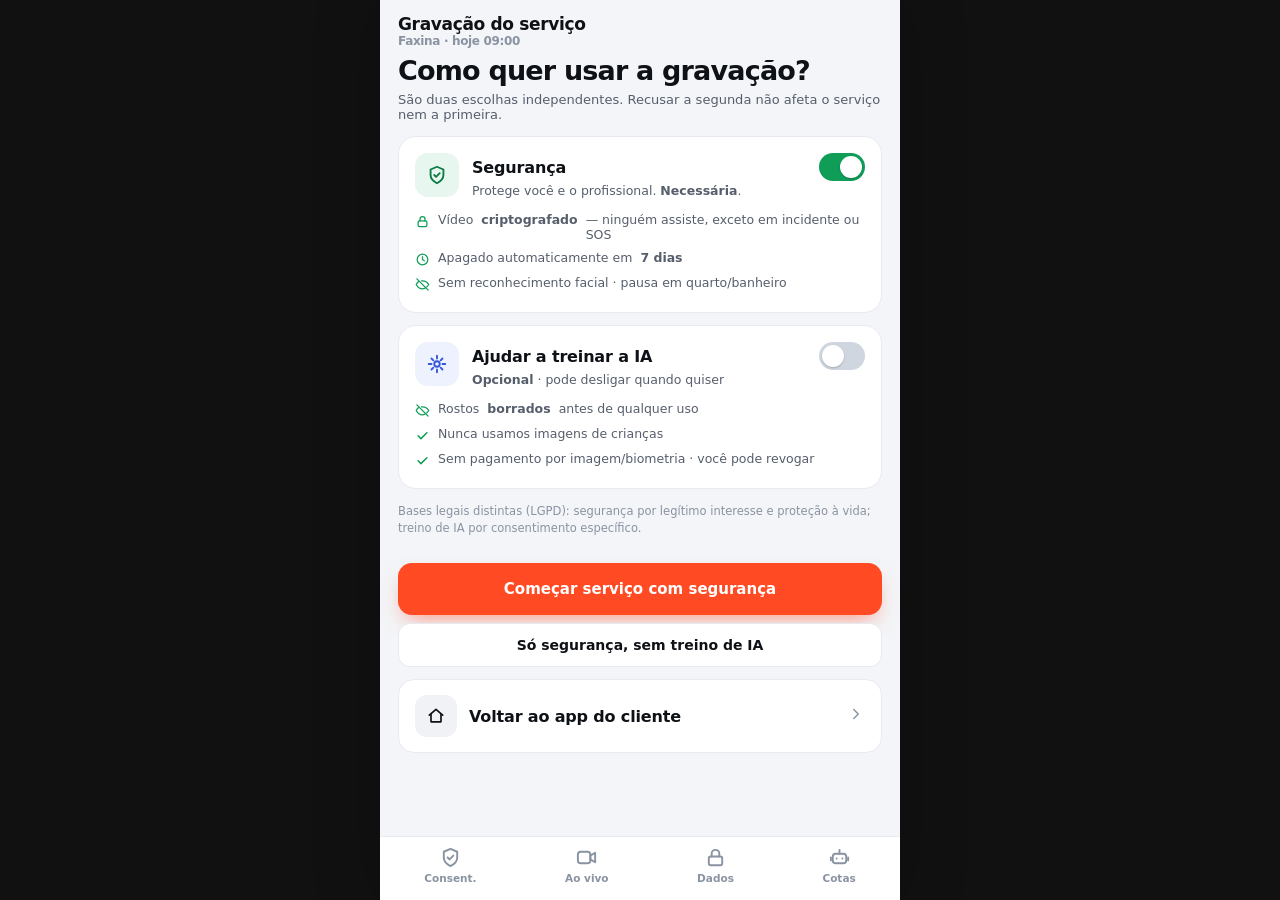
<file: ar/index.html>
<!DOCTYPE html>
<html lang="pt-BR">
<head>
<meta charset="UTF-8">
<meta name="viewport" content="width=device-width, initial-scale=1, viewport-fit=cover, user-scalable=no, maximum-scale=1">
<meta name="theme-color" content="#FF4A24">
<meta name="apple-mobile-web-app-capable" content="yes">
<meta name="apple-mobile-web-app-title" content="Chama">
<title>Chama · Segurança</title>
<link rel="stylesheet" href="../app.css">
<style>
  .sw{width:46px;height:28px;border-radius:999px;background:#cfd6e0;position:relative;flex:0 0 46px;transition:.18s;cursor:pointer}
  .sw::after{content:"";position:absolute;top:3px;left:3px;width:22px;height:22px;border-radius:50%;background:#fff;transition:.18s;box-shadow:0 1px 2px rgba(0,0,0,.2)}
  .sw.on{background:var(--ok)}.sw.on::after{left:21px}
  .consent{display:flex;gap:13px;align-items:flex-start}
  .consent .ic{width:44px;height:44px;border-radius:13px;display:grid;place-items:center;flex:0 0 44px}
  .consent .ic.safe{background:var(--oktint);color:var(--ok600)}.consent .ic.ai{background:#EEF2FF;color:#3355D6}
  .consent .ic svg{width:22px;height:22px}
  .li{display:flex;gap:8px;align-items:flex-start;font-size:12.5px;color:var(--ink2);padding:4px 0}
  .li svg{width:15px;height:15px;color:var(--ok);flex:0 0 15px;margin-top:2px}
  .lawnote{font-size:11.5px;color:var(--ink3);line-height:1.5;margin-top:14px}
  .cam{flex:1;position:relative;background:radial-gradient(120% 120% at 40% 25%,#2b3340,#0c0f14);display:flex;flex-direction:column}
  .cam .top{display:flex;align-items:center;justify-content:space-between;padding:calc(14px + env(safe-area-inset-top)) 16px 0}
  .rec{display:inline-flex;align-items:center;gap:7px;background:rgba(0,0,0,.45);color:#fff;font-size:12px;font-weight:700;padding:6px 11px;border-radius:999px}
  .rec .rd{width:9px;height:9px;border-radius:50%;background:#FF3B30}
  @media (prefers-reduced-motion:no-preference){.rec .rd{animation:pulse 1.4s infinite}@keyframes pulse{0%{box-shadow:0 0 0 0 rgba(255,59,48,.6)}100%{box-shadow:0 0 0 9px rgba(255,59,48,0)}}}
  .zone{margin:12px 16px 0;background:rgba(0,0,0,.5);color:#fff;border-radius:12px;padding:10px 12px;font-size:12px;display:flex;gap:8px;align-items:center}.zone svg{width:16px;height:16px;flex:0 0 16px}
  .camframe{flex:1;display:grid;place-items:center;color:rgba(255,255,255,.5)}.camframe svg{width:64px;height:64px}
  .cammeta{padding:0 16px;color:#fff;margin-bottom:12px}.cammeta b{font-weight:800}.cammeta div{font-size:12px;color:#C7CDD8}
  .camctrls{padding:14px 16px calc(16px + env(safe-area-inset-bottom));display:flex;flex-direction:column;gap:10px;background:linear-gradient(180deg,rgba(12,15,20,0),rgba(12,15,20,.9))}
  .cbtn{flex:1;height:48px;border-radius:14px;border:1px solid rgba(255,255,255,.2);background:rgba(255,255,255,.12);color:#fff;font-family:inherit;font-weight:700;font-size:13.5px;display:inline-flex;align-items:center;justify-content:center;gap:8px;cursor:pointer}.cbtn svg{width:18px;height:18px}
  .sos{height:56px;border-radius:16px;border:0;background:#E5341C;color:#fff;font-family:inherit;font-weight:800;font-size:16px;display:inline-flex;align-items:center;justify-content:center;gap:10px;cursor:pointer;box-shadow:0 10px 24px -8px rgba(229,52,28,.7)}.sos svg{width:20px;height:20px}
  .soswrap{flex:1;background:linear-gradient(180deg,#7a140a,#4a0d06);color:#fff;display:flex;flex-direction:column;align-items:center;justify-content:center;text-align:center;padding:26px}
  .soswrap .halo{width:110px;height:110px;border-radius:50%;background:rgba(255,255,255,.12);display:grid;place-items:center;margin-bottom:18px}.soswrap .halo svg{width:52px;height:52px;color:#fff}
  .soswrap h2{font-size:24px;font-weight:800;letter-spacing:-.02em;margin:0}.soswrap p{color:#F3C9C2;margin:8px 0 0;font-size:14px}
  .sosline{width:100%;margin-top:14px;background:rgba(255,255,255,.1);border-radius:14px;padding:12px;font-size:13px;text-align:left;display:flex;gap:10px;align-items:center}.sosline svg{width:18px;height:18px;flex:0 0 18px}
  .sess{display:flex;gap:12px;align-items:center;padding:12px 0}.sess+.sess{border-top:1px solid var(--line2)}
  .sess .si{width:38px;height:38px;border-radius:11px;background:var(--tint);color:var(--flame600);display:grid;place-items:center;flex:0 0 38px}.sess .si svg{width:18px;height:18px}
  .sess .info{flex:1}.sess .info b{font-size:13.5px}.sess .info div{font-size:11.5px;color:var(--ink3)}
  .cd{font-size:11px;font-weight:800;color:var(--ink2);background:var(--line2);padding:4px 8px;border-radius:999px}
  .balance{background:linear-gradient(180deg,#15181E,#0E1116);color:#fff;border-radius:20px;padding:18px}
  .balance .big{font-size:32px;font-weight:800;letter-spacing:-.03em;margin-top:4px}.balance .big small{font-size:15px;font-weight:700;color:#9AA3B2}
  .prod2{border:1px solid var(--line);border-radius:16px;padding:14px;margin-top:12px;background:var(--surface)}
  .prod2 .row{display:flex;align-items:center;justify-content:space-between}.prod2 b{letter-spacing:-.01em}.prod2 .price{font-weight:800;font-variant-numeric:tabular-nums}
  .prod2.locked{opacity:.72}
  .tx{display:flex;align-items:center;gap:12px;padding:11px 0}.tx+.tx{border-top:1px solid var(--line2)}
  .tx .ti{width:36px;height:36px;border-radius:10px;display:grid;place-items:center;flex:0 0 36px}.tx .ti svg{width:17px;height:17px}
  .tx .ti.in{background:var(--oktint);color:var(--ok600)}.tx .ti.out{background:var(--line2);color:var(--ink2)}
  .tx .info{flex:1}.tx .info b{font-size:13.5px}.tx .info div{font-size:11.5px;color:var(--ink3)}
  .amt{font-weight:800;font-variant-numeric:tabular-nums}.amt.pos{color:var(--ok600)}
  .screen.dark-screen{background:#0c0f14}
</style>
</head>
<body>
<svg width="0" height="0" style="position:absolute" aria-hidden="true"><defs>
  <symbol id="i-flame" viewBox="0 0 24 24"><path fill="currentColor" d="M12 2s5 4 5 9a5 5 0 0 1-10 0c0-1 .3-1.9.8-2.7C7 9.9 6 11 6 13a6 6 0 1 0 12 0c0-4.5-3-7.5-6-11Z"/></symbol>
  <symbol id="i-shield" viewBox="0 0 24 24" fill="none" stroke="currentColor" stroke-width="2" stroke-linecap="round" stroke-linejoin="round"><path d="M12 3 5 6v6c0 4 3 7 7 9 4-2 7-5 7-9V6z"/><path d="m9 12 2 2 4-4"/></symbol>
  <symbol id="i-check" viewBox="0 0 24 24" fill="none" stroke="currentColor" stroke-width="2.4" stroke-linecap="round" stroke-linejoin="round"><path d="m5 12.5 4.5 4.5L19 7.5"/></symbol>
  <symbol id="i-back" viewBox="0 0 24 24" fill="none" stroke="currentColor" stroke-width="2" stroke-linecap="round" stroke-linejoin="round"><path d="M15 5l-7 7 7 7"/></symbol>
  <symbol id="i-chev" viewBox="0 0 24 24" fill="none" stroke="currentColor" stroke-width="2" stroke-linecap="round" stroke-linejoin="round"><path d="m9 6 6 6-6 6"/></symbol>
  <symbol id="i-lock" viewBox="0 0 24 24" fill="none" stroke="currentColor" stroke-width="2" stroke-linecap="round" stroke-linejoin="round"><rect x="5" y="11" width="14" height="9" rx="2"/><path d="M8 11V8a4 4 0 0 1 8 0v3"/></symbol>
  <symbol id="i-eye" viewBox="0 0 24 24" fill="none" stroke="currentColor" stroke-width="2" stroke-linecap="round" stroke-linejoin="round"><path d="M2 12s3.5-7 10-7 10 7 10 7-3.5 7-10 7S2 12 2 12Z"/><circle cx="12" cy="12" r="3"/></symbol>
  <symbol id="i-eyeoff" viewBox="0 0 24 24" fill="none" stroke="currentColor" stroke-width="2" stroke-linecap="round" stroke-linejoin="round"><path d="M3 3l18 18M10.6 6.2A9.7 9.7 0 0 1 12 6c6.5 0 10 6 10 6a17 17 0 0 1-3.3 3.9M6.2 6.7A17 17 0 0 0 2 12s3.5 7 10 7a9.6 9.6 0 0 0 3.6-.7"/></symbol>
  <symbol id="i-ai" viewBox="0 0 24 24" fill="none" stroke="currentColor" stroke-width="2" stroke-linecap="round" stroke-linejoin="round"><path d="M12 3v3M12 18v3M3 12h3M18 12h3M6 6l2 2M16 16l2 2M18 6l-2 2M8 16l-2 2"/><circle cx="12" cy="12" r="3"/></symbol>
  <symbol id="i-video" viewBox="0 0 24 24" fill="none" stroke="currentColor" stroke-width="2" stroke-linecap="round" stroke-linejoin="round"><rect x="3" y="6" width="13" height="12" rx="3"/><path d="m16 10 5-3v10l-5-3z"/></symbol>
  <symbol id="i-pause" viewBox="0 0 24 24"><path fill="currentColor" d="M7 5h4v14H7zM13 5h4v14h-4z"/></symbol>
  <symbol id="i-alert" viewBox="0 0 24 24" fill="none" stroke="currentColor" stroke-width="2" stroke-linecap="round" stroke-linejoin="round"><path d="M12 3 2 20h20L12 3Z"/><path d="M12 9v5M12 17h.01"/></symbol>
  <symbol id="i-phone" viewBox="0 0 24 24" fill="none" stroke="currentColor" stroke-width="2" stroke-linecap="round" stroke-linejoin="round"><path d="M4 5c0 9 6 15 15 15l1-3-4-2-2 2c-2-1-4-3-5-5l2-2-2-4z"/></symbol>
  <symbol id="i-wallet" viewBox="0 0 24 24" fill="none" stroke="currentColor" stroke-width="2" stroke-linecap="round" stroke-linejoin="round"><path d="M4 7h13a3 3 0 0 1 3 3v6a3 3 0 0 1-3 3H6a2 2 0 0 1-2-2z"/><path d="M4 7V6a2 2 0 0 1 2-2h9"/></symbol>
  <symbol id="i-robot" viewBox="0 0 24 24" fill="none" stroke="currentColor" stroke-width="2" stroke-linecap="round" stroke-linejoin="round"><rect x="5" y="8" width="14" height="10" rx="3"/><path d="M12 4v4M9 13h.01M15 13h.01M3 12v3M21 12v3"/></symbol>
  <symbol id="i-clock" viewBox="0 0 24 24" fill="none" stroke="currentColor" stroke-width="2" stroke-linecap="round" stroke-linejoin="round"><circle cx="12" cy="12" r="8.5"/><path d="M12 7.5V12l3 2"/></symbol>
  <symbol id="i-trash" viewBox="0 0 24 24" fill="none" stroke="currentColor" stroke-width="2" stroke-linecap="round" stroke-linejoin="round"><path d="M4 7h16M9 7V5h6v2M6 7l1 13h10l1-13"/></symbol>
  <symbol id="i-list" viewBox="0 0 24 24" fill="none" stroke="currentColor" stroke-width="2" stroke-linecap="round"><path d="M8 6h13M8 12h13M8 18h13M3 6h.01M3 12h.01M3 18h.01"/></symbol>
  <symbol id="i-broom" viewBox="0 0 24 24" fill="none" stroke="currentColor" stroke-width="2" stroke-linecap="round" stroke-linejoin="round"><path d="M14 3 9 8m6 3-9 9m0 0-3-3m3 3 3-1c0-3 1-5 4-6l3-3-2-2-3 3c-2 3-4 4-6 4l-1 3"/></symbol>
  <symbol id="i-pix" viewBox="0 0 24 24"><path fill="currentColor" d="M12 2.6 15.1 5 12 7.4 8.9 5 12 2.6ZM5 8.9 7.4 12 5 15.1 2.6 12 5 8.9Zm14 0L21.4 12 19 15.1 16.6 12 19 8.9ZM12 16.6 15.1 19 12 21.4 8.9 19 12 16.6Z"/></symbol>
  <symbol id="i-home" viewBox="0 0 24 24" fill="none" stroke="currentColor" stroke-width="2" stroke-linecap="round" stroke-linejoin="round"><path d="M4 11 12 4l8 7"/><path d="M6 10v9h12v-9"/></symbol>
</defs></svg>

<div id="app">

  <!-- CONSENT -->
  <section class="screen active" data-screen="consent">
    <div class="scroll hasnav">
      <div class="app-top"><div class="ttl">Gravação do serviço<small>Faxina · hoje 09:00</small></div></div>
      <h1 class="h1">Como quer usar a gravação?</h1>
      <p class="muted" style="font-size:13px;margin-top:6px">São duas escolhas independentes. Recusar a segunda não afeta o serviço nem a primeira.</p>
      <div class="card" style="margin-top:14px">
        <div class="consent"><div class="ic safe"><svg><use href="#i-shield"/></svg></div>
          <div style="flex:1"><div style="display:flex;align-items:center;justify-content:space-between"><b style="letter-spacing:-.01em">Segurança</b><span class="sw on" data-sw></span></div>
            <div class="muted" style="font-size:12.5px;margin-top:2px">Protege você e o profissional. <b>Necessária</b>.</div></div></div>
        <div style="margin-top:10px">
          <div class="li"><svg><use href="#i-lock"/></svg> Vídeo <b>criptografado</b> — ninguém assiste, exceto em incidente ou SOS</div>
          <div class="li"><svg><use href="#i-clock"/></svg> Apagado automaticamente em <b>7 dias</b></div>
          <div class="li"><svg><use href="#i-eyeoff"/></svg> Sem reconhecimento facial · pausa em quarto/banheiro</div></div>
      </div>
      <div class="card" style="margin-top:12px">
        <div class="consent"><div class="ic ai"><svg><use href="#i-ai"/></svg></div>
          <div style="flex:1"><div style="display:flex;align-items:center;justify-content:space-between"><b style="letter-spacing:-.01em">Ajudar a treinar a IA</b><span class="sw" data-sw></span></div>
            <div class="muted" style="font-size:12.5px;margin-top:2px"><b>Opcional</b> · pode desligar quando quiser</div></div></div>
        <div style="margin-top:10px">
          <div class="li"><svg><use href="#i-eyeoff"/></svg> Rostos <b>borrados</b> antes de qualquer uso</div>
          <div class="li"><svg><use href="#i-check"/></svg> Nunca usamos imagens de crianças</div>
          <div class="li"><svg><use href="#i-check"/></svg> Sem pagamento por imagem/biometria · você pode revogar</div></div>
      </div>
      <p class="lawnote">Bases legais distintas (LGPD): segurança por legítimo interesse e proteção à vida; treino de IA por consentimento específico.</p>
      <button class="btn btn-primary" style="margin-top:14px" data-go="live">Começar serviço com segurança</button>
      <button class="btn btn-ghost btn-sm" style="margin-top:8px" data-go="live">Só segurança, sem treino de IA</button>
      <a class="listrow" href="../" style="margin-top:12px"><div class="i" style="background:var(--line2);color:var(--ink)"><svg><use href="#i-home"/></svg></div><div class="t"><b>Voltar ao app do cliente</b></div><span class="chev"><svg><use href="#i-chev"/></svg></span></a>
    </div>
  </section>

  <!-- LIVE -->
  <section class="screen dark-screen" data-screen="live">
    <div class="cam">
      <div class="top"><span class="rec"><span class="rd"></span> AO VIVO · 12:34</span><span class="chip gw"><svg><use href="#i-lock"/></svg> Criptografado</span></div>
      <div class="zone"><svg><use href="#i-eyeoff"/></svg> Zonas privadas (quarto/banheiro) pausam a câmera automaticamente</div>
      <div class="camframe"><svg><use href="#i-eye"/></svg></div>
      <div class="cammeta"><b>POV · Marcela A.</b><div>Faxina · Rua dos Pinheiros, 480</div></div>
      <div class="camctrls">
        <div style="display:flex;gap:10px"><button class="cbtn" data-go="consent"><svg><use href="#i-pause"/></svg> Pausar</button><button class="cbtn" data-go="dados"><svg><use href="#i-eyeoff"/></svg> Encerrar</button></div>
        <button class="sos" data-go="sos"><svg><use href="#i-alert"/></svg> SOS · pedir ajuda agora</button>
      </div>
    </div>
  </section>

  <!-- SOS -->
  <section class="screen dark-screen" data-screen="sos">
    <div class="soswrap">
      <div class="halo"><svg><use href="#i-alert"/></svg></div>
      <h2>Ajuda a caminho</h2>
      <p>A central de segurança foi acionada e está<br>acompanhando ao vivo agora.</p>
      <div class="sosline"><svg><use href="#i-eye"/></svg> Transmissão liberada à central só durante o SOS</div>
      <div class="sosline"><svg><use href="#i-phone"/></svg> Ligando para você e para o contato de emergência</div>
      <div class="sosline"><svg><use href="#i-shield"/></svg> Localização e vídeo preservados como prova</div>
      <button class="btn" style="background:#fff;color:#E5341C;margin-top:20px" data-go="live">Estou bem · cancelar</button>
    </div>
  </section>

  <!-- MEUS DADOS -->
  <section class="screen" data-screen="dados">
    <div class="scroll hasnav">
      <div class="app-top"><div class="ttl">Meus dados</div></div>
      <div class="card">
        <div style="display:flex;align-items:center;justify-content:space-between"><div><b style="letter-spacing:-.01em">Treino de IA</b><div class="muted" style="font-size:12px">Ajudar a treinar a IA com minhas gravações</div></div><span class="sw" data-sw></span></div>
        <div class="muted" style="font-size:11.5px;margin-top:10px">Desligado. Suas gravações são usadas só para segurança.</div>
      </div>
      <div class="sec"><span class="eyebrow">Gravações (apagam sozinhas)</span></div>
      <div class="card" style="padding:4px 16px">
        <div class="sess"><div class="si"><svg><use href="#i-broom"/></svg></div><div class="info"><b>Faxina · hoje</b><div>Criptografada · só sob incidente</div></div><span class="cd">apaga em 7d</span></div>
        <div class="sess"><div class="si"><svg><use href="#i-broom"/></svg></div><div class="info"><b>Faxina · 05/08</b><div>Sem incidentes</div></div><span class="cd">apaga em 2d</span></div>
      </div>
      <div class="sec"><span class="eyebrow">Quem acessou</span></div>
      <div class="card"><div class="muted" style="font-size:13px">Nenhum acesso registrado. Ninguém assistiu suas gravações.</div></div>
      <div style="display:flex;gap:9px;margin-top:16px">
        <button class="btn btn-ghost btn-sm" style="flex:1" data-toast="Exportando seus dados…"><svg style="width:17px;height:17px"><use href="#i-list"/></svg> Baixar meus dados</button>
        <button class="btn btn-ghost btn-sm" style="flex:1;color:#E5341C" data-toast="Solicitação de exclusão registrada"><svg style="width:17px;height:17px"><use href="#i-trash"/></svg> Excluir tudo</button>
      </div>
    </div>
  </section>

  <!-- COTAS -->
  <section class="screen" data-screen="cotas">
    <div class="scroll hasnav">
      <div class="app-top"><div class="ttl">Cotas de robô<small>Programa de créditos</small></div></div>
      <div class="balance">
        <span class="eyebrow" style="color:#9AA3B2">Seu saldo</span><div class="big">18,0 <small>horas de serviço</small></div>
        <div style="display:flex;gap:8px;margin-top:12px"><span class="chip gw"><svg><use href="#i-robot"/></svg> 2 cotas</span><span class="chip gw"><svg><use href="#i-clock"/></svg> rende crédito ao trabalhar</span></div>
      </div>
      <div class="sec"><span class="eyebrow">Comprar cota</span></div>
      <div class="prod2"><div class="row"><b>Cota 10 horas</b><span class="price">R$ 499</span></div><div class="muted" style="font-size:12.5px;margin-top:3px">Crédito p/ usar em qualquer serviço. Sem resgate em dinheiro.</div><button class="btn btn-primary btn-sm" style="margin-top:12px" data-toast="Cota 10h — pagamento PIX simulado"><svg style="width:17px;height:17px"><use href="#i-pix"/></svg> Comprar com PIX</button></div>
      <div class="prod2"><div class="row"><b>Cota 30 horas</b><span class="price">R$ 1.390</span></div><div class="muted" style="font-size:12.5px;margin-top:3px">Melhor valor por hora. Válida por 24 meses.</div><button class="btn btn-ghost btn-sm" style="margin-top:12px" data-toast="Cota 30h — pagamento simulado">Comprar</button></div>
      <div class="prod2 locked"><div class="row"><b>Renda em dinheiro</b><span class="chip"><svg><use href="#i-lock"/></svg> Em breve</span></div><div class="muted" style="font-size:12.5px;margin-top:3px">Cota que paga rendimento — disponível só quando estruturada pelo caminho regulado (CVM).</div></div>
      <div class="sec"><span class="eyebrow">Extrato de créditos</span></div>
      <div class="card" style="padding:4px 16px">
        <div class="tx"><div class="ti in"><svg><use href="#i-wallet"/></svg></div><div class="info"><b>Compra · Cota 10h</b><div>Hoje</div></div><span class="amt pos">+10,0 h</span></div>
        <div class="tx"><div class="ti in"><svg><use href="#i-robot"/></svg></div><div class="info"><b>Crédito gerado</b><div>Robô trabalhou p/ você</div></div><span class="amt pos">+2,0 h</span></div>
        <div class="tx"><div class="ti out"><svg><use href="#i-broom"/></svg></div><div class="info"><b>Usado · Faxina</b><div>05/08</div></div><span class="amt" style="color:var(--ink)">−4,0 h</span></div>
      </div>
      <p class="lawnote">Programa de créditos de serviço — <b>não é previdência nem investimento</b>. A cota dá direito a horas, não a rendimento em dinheiro.</p>
    </div>
  </section>

  <nav class="tabbar" id="nav">
    <button data-go="consent" data-tab="consent"><svg><use href="#i-shield"/></svg>Consent.</button>
    <button data-go="live" data-tab="live"><svg><use href="#i-video"/></svg>Ao vivo</button>
    <button data-go="dados" data-tab="dados"><svg><use href="#i-lock"/></svg>Dados</button>
    <button data-go="cotas" data-tab="cotas"><svg><use href="#i-robot"/></svg>Cotas</button>
  </nav>

  <div id="toast" style="position:absolute;left:16px;right:16px;bottom:84px;background:#0E1116;color:#fff;padding:13px 16px;border-radius:14px;font-size:13.5px;font-weight:600;text-align:center;opacity:0;transform:translateY(10px);transition:.2s;pointer-events:none;z-index:30"></div>
</div>

<script>
  const screens=[...document.querySelectorAll('.screen')], nav=document.getElementById('nav'), navBtns=[...nav.querySelectorAll('button')];
  const withNav=['consent','live','dados','cotas'], tabFor={consent:'consent',live:'live',sos:'live',dados:'dados',cotas:'cotas'};
  function go(n){const s=screens.find(x=>x.dataset.screen===n);if(!s)return;screens.forEach(x=>x.classList.toggle('active',x===s));nav.classList.toggle('hidden',!withNav.includes(n));const t=tabFor[n];navBtns.forEach(b=>b.classList.toggle('on',b.dataset.tab===t));const sc=s.querySelector('.scroll');if(sc)sc.scrollTop=0;}
  let toastT; function toast(m){const el=document.getElementById('toast');el.textContent=m;el.style.opacity='1';el.style.transform='translateY(0)';clearTimeout(toastT);toastT=setTimeout(()=>{el.style.opacity='0';el.style.transform='translateY(10px)';},1900);}
  document.addEventListener('click',e=>{
    const sw=e.target.closest('[data-sw]'); if(sw){sw.classList.toggle('on');toast(sw.classList.contains('on')?'Ativado':'Desativado');return;}
    const g=e.target.closest('[data-go]'); if(g){e.preventDefault();go(g.dataset.go);return;}
    const t=e.target.closest('[data-toast]'); if(t){toast(t.dataset.toast);return;}
  });
</script>
</body>
</html>
</file>
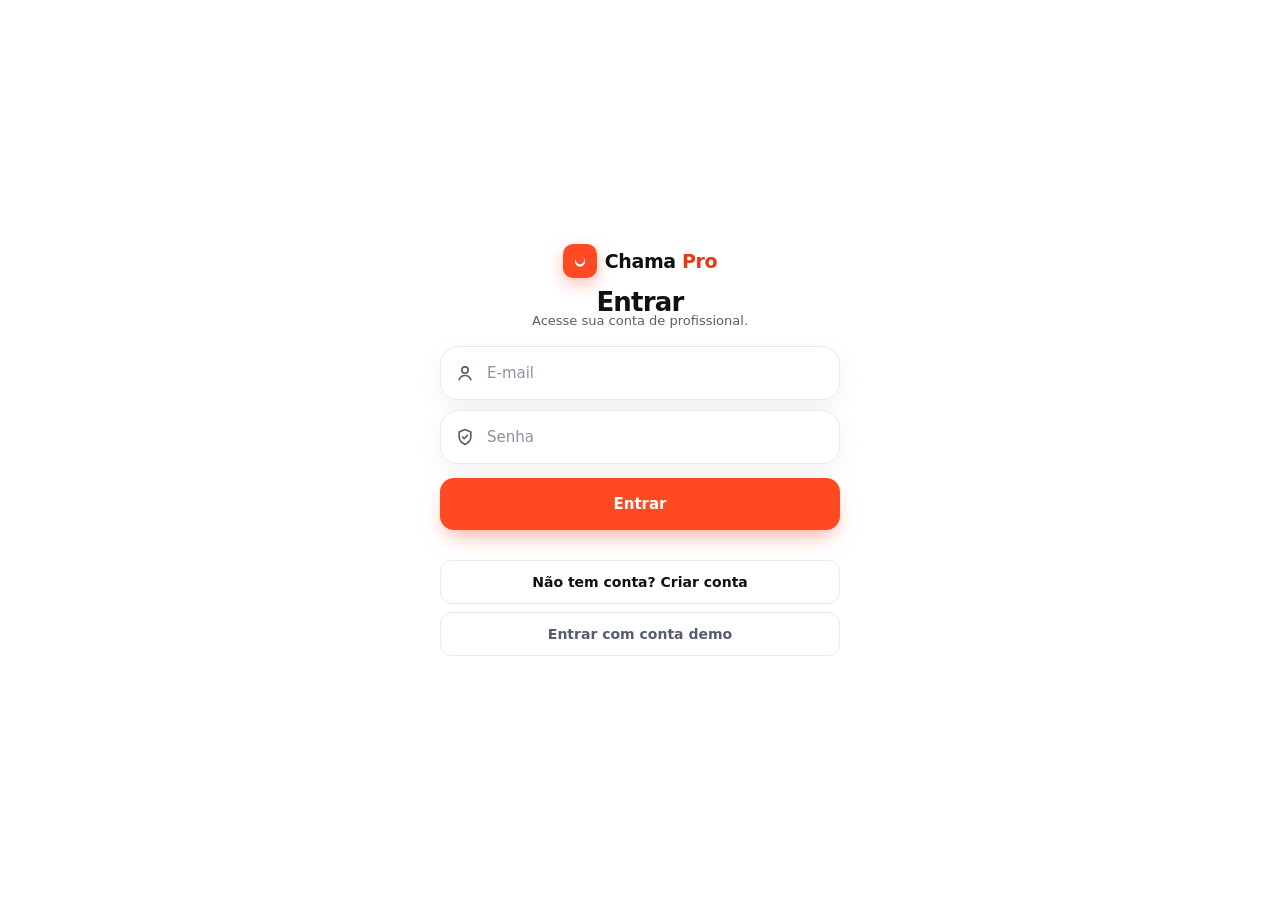
<file: pro/index.html>
<!DOCTYPE html>
<html lang="pt-BR">
<head>
<meta charset="UTF-8">
<meta name="viewport" content="width=device-width, initial-scale=1, viewport-fit=cover, user-scalable=no, maximum-scale=1">
<meta name="theme-color" content="#FF4A24">
<meta name="apple-mobile-web-app-capable" content="yes">
<meta name="apple-mobile-web-app-title" content="Chama">
<title>Chama · Profissional</title>
<link rel="stylesheet" href="../app.css">
<style>
  .avail{display:inline-flex;align-items:center;gap:8px;background:var(--oktint);color:var(--ok600);border-radius:999px;padding:6px 8px 6px 12px;font-size:12.5px;font-weight:700;cursor:pointer;border:0;font-family:inherit}
  .avail .knob{width:34px;height:20px;border-radius:999px;background:#cfd6e0;position:relative;transition:.18s}
  .avail .knob::after{content:"";position:absolute;top:2px;left:2px;width:16px;height:16px;border-radius:50%;background:#fff;transition:.18s}
  .avail.on .knob{background:var(--ok)}.avail.on .knob::after{left:16px}
  .dark{background:linear-gradient(180deg,#15181E,#0E1116);color:#fff;border:0}
  .dark .eyebrow{color:#9AA3B2}
  .big{font-size:32px;font-weight:800;letter-spacing:-.03em;font-variant-numeric:tabular-nums;margin-top:4px}
  .big small{font-size:15px;font-weight:700;color:#9AA3B2}
  .delta{display:inline-flex;align-items:center;gap:5px;font-size:12.5px;font-weight:700;color:#59E29B}
  .delta svg{width:14px;height:14px}
  .spark{width:100%;height:70px;display:block;margin:12px 0 4px}
  .split{display:flex;gap:10px;margin-top:12px}
  .split .b{flex:1;background:rgba(255,255,255,.08);border-radius:14px;padding:11px 12px}
  .split .b .k{font-size:11px;color:#9AA3B2}.split .b .v{font-weight:800;font-variant-numeric:tabular-nums;margin-top:3px}
  .req{border:1px solid var(--line);background:var(--surface);border-radius:16px;padding:14px;margin-top:12px}
  .req .t{display:flex;gap:12px;align-items:center}
  .req .price{margin-left:auto;text-align:right}.req .price b{font-size:16px;font-variant-numeric:tabular-nums}
  .req .price div{font-size:11.5px;color:var(--ink3)}
  .req .act{display:flex;gap:9px;margin-top:12px}
  .quick{display:grid;grid-template-columns:1fr 1fr;gap:10px}
  .qc{background:var(--surface);border:1px solid var(--line);border-radius:16px;padding:14px;cursor:pointer;display:flex;gap:11px;align-items:center}
  .qc .i{width:40px;height:40px;border-radius:12px;background:var(--tint);display:grid;place-items:center;flex:0 0 40px}
  .qc .i svg{width:20px;height:20px;color:var(--flame600)}
  .qc b{font-size:13.5px;letter-spacing:-.01em}.qc span{display:block;font-size:11.5px;color:var(--ink3);margin-top:1px}
  .vhero{position:relative;border-radius:18px;overflow:hidden;aspect-ratio:16/10;background:radial-gradient(120% 120% at 30% 20%,#2A2F3A,#0E1116);display:grid;place-items:center;cursor:pointer}
  .vhero .play{width:60px;height:60px;border-radius:50%;background:rgba(255,255,255,.16);display:grid;place-items:center;border:1px solid rgba(255,255,255,.3)}
  .vhero .play svg{width:26px;height:26px;color:#fff;margin-left:3px}
  .vhero .cap{position:absolute;left:14px;bottom:12px;color:#fff}.vhero .cap b{font-weight:800}.vhero .cap div{font-size:12px;color:#D7DBE2}
  .vhero .dur{position:absolute;right:12px;bottom:12px;background:rgba(0,0,0,.5);color:#fff;font-size:11px;font-weight:700;padding:3px 8px;border-radius:8px}
  .svc{display:flex;align-items:center;gap:12px;padding:12px 0}.svc+.svc{border-top:1px solid var(--line2)}
  .svc .si{width:38px;height:38px;border-radius:11px;background:var(--line2);display:grid;place-items:center;flex:0 0 38px}.svc .si svg{width:19px;height:19px;color:var(--ink)}
  .svc .pr{margin-left:auto;font-weight:700;font-variant-numeric:tabular-nums}
  .grid2{display:grid;grid-template-columns:1fr 1fr;gap:10px}
  .job{border:1px solid var(--line);border-radius:14px;overflow:hidden;background:var(--surface)}
  .job .ph{height:82px;display:grid;place-items:center;color:#fff}.job .ph svg{width:26px;height:26px;opacity:.9}
  .job .jb{padding:9px 10px}.job .jb b{font-size:12.5px}.job .jb .st{color:#F5A623;font-size:12px;margin-top:2px}
  .rsum{display:flex;gap:16px;align-items:center}.rsum .sc{font-size:40px;font-weight:800;letter-spacing:-.03em;line-height:1}
  .bars{flex:1}.barrow{display:flex;align-items:center;gap:8px;font-size:11px;color:var(--ink3)}
  .bar{flex:1;height:6px;border-radius:3px;background:var(--line2);overflow:hidden}.bar i{display:block;height:100%;background:var(--flame)}
  .review{padding:14px 0;border-top:1px solid var(--line2)}.review .rh{display:flex;align-items:center;gap:10px}.review .rh .st{color:#F5A623;font-size:12px;margin-left:auto}
  .review p{margin:8px 0 0;font-size:13px;color:var(--ink2);line-height:1.45}.review .sv{font-size:11.5px;color:var(--ink3);margin-top:6px}
  .tx{display:flex;align-items:center;gap:12px;padding:11px 0}.tx+.tx{border-top:1px solid var(--line2)}
  .tx .ti{width:36px;height:36px;border-radius:10px;display:grid;place-items:center;flex:0 0 36px}.tx .ti svg{width:17px;height:17px}
  .tx .ti.in{background:var(--oktint);color:var(--ok600)}.tx .ti.out{background:var(--line2);color:var(--ink2)}
  .tx .info{flex:1}.tx .info b{font-size:13.5px}.tx .info div{font-size:11.5px;color:var(--ink3)}
  .amt{font-weight:800;font-variant-numeric:tabular-nums}.amt.pos{color:var(--ok600)}
  .advance{display:flex;gap:12px;align-items:center;background:var(--tint);border:1px solid #FAD1C5;border-radius:16px;padding:14px}
  .advance .i{width:42px;height:42px;border-radius:12px;background:#fff;display:grid;place-items:center;flex:0 0 42px}.advance .i svg{width:20px;height:20px;color:var(--flame600)}
  .catbar{display:flex;gap:8px;overflow-x:auto;padding-bottom:4px;margin:12px 0}
  .catbar .c{flex:0 0 auto;border:1px solid var(--line);background:var(--surface);border-radius:999px;padding:8px 13px;font-size:12.5px;font-weight:600;color:var(--ink2);cursor:pointer}
  .catbar .c.sel{background:var(--ink);color:#fff;border-color:var(--ink)}
  .prods{display:grid;grid-template-columns:1fr 1fr;gap:12px}
  .prod{border:1px solid var(--line);border-radius:16px;overflow:hidden;background:var(--surface)}
  .prod .pimg{height:92px;display:grid;place-items:center;color:#fff}.prod .pimg svg{width:32px;height:32px;opacity:.92}
  .prod .pb{padding:10px}.prod .pn{font-size:12.5px;font-weight:600;line-height:1.2;min-height:30px}
  .prod .pp{display:flex;align-items:center;justify-content:space-between;margin-top:8px}.prod .pp b{font-size:15px;font-variant-numeric:tabular-nums}
  .prod .add{width:32px;height:32px;border-radius:10px;background:var(--flame);color:#fff;border:0;display:grid;place-items:center;cursor:pointer}.prod .add svg{width:17px;height:17px}
  .prod .inst{font-size:10.5px;color:var(--ink3);margin-top:3px}
  .cartbadge{position:absolute;top:-5px;right:-5px;background:var(--flame);color:#fff;font-size:10px;font-weight:800;min-width:17px;height:17px;border-radius:9px;display:grid;place-items:center;padding:0 4px}
  .chm{display:flex;gap:12px;align-items:center;cursor:pointer}
  .chm .i{width:44px;height:44px;border-radius:13px;background:var(--tint);color:var(--flame600);display:grid;place-items:center;flex:0 0 44px}.chm .i svg{width:22px;height:22px}
  .chm .info{flex:1;min-width:0}.chm .info b{letter-spacing:-.01em}.chm .info div{color:var(--ink2);font-size:12.5px;margin-top:2px}
  .mrow{display:flex;align-items:center;gap:10px;padding:12px 0}.mrow+.mrow{border-top:1px solid var(--line2)}
  .mrow .mi{flex:1}.mrow .mi b{font-size:13.5px}.mrow .mi div{font-size:11.5px;color:var(--ink3)}
  .step{display:flex;align-items:center;gap:6px}.step button{width:32px;height:32px;border-radius:10px;border:1px solid var(--line);background:var(--surface);font-size:18px;line-height:1;cursor:pointer;color:var(--ink)}
  .step b{width:22px;text-align:center;font-variant-numeric:tabular-nums}
</style>
</head>
<body>
<svg width="0" height="0" style="position:absolute" aria-hidden="true"><defs>
  <symbol id="i-flame" viewBox="0 0 24 24"><path fill="currentColor" d="M12 2s5 4 5 9a5 5 0 0 1-10 0c0-1 .3-1.9.8-2.7C7 9.9 6 11 6 13a6 6 0 1 0 12 0c0-4.5-3-7.5-6-11Z"/></symbol>
  <symbol id="i-home" viewBox="0 0 24 24" fill="none" stroke="currentColor" stroke-width="2" stroke-linecap="round" stroke-linejoin="round"><path d="M4 11 12 4l8 7"/><path d="M6 10v9h12v-9"/></symbol>
  <symbol id="i-user" viewBox="0 0 24 24" fill="none" stroke="currentColor" stroke-width="2" stroke-linecap="round" stroke-linejoin="round"><circle cx="12" cy="8.5" r="3.8"/><path d="M5 20c1.2-3.5 4-5 7-5s5.8 1.5 7 5"/></symbol>
  <symbol id="i-star" viewBox="0 0 24 24"><path fill="currentColor" d="m12 3 2.6 5.4 5.9.7-4.4 4 1.2 5.8L12 16.9 6.7 19l1.2-5.8-4.4-4 5.9-.7z"/></symbol>
  <symbol id="i-check" viewBox="0 0 24 24" fill="none" stroke="currentColor" stroke-width="2.4" stroke-linecap="round" stroke-linejoin="round"><path d="m5 12.5 4.5 4.5L19 7.5"/></symbol>
  <symbol id="i-shield" viewBox="0 0 24 24" fill="none" stroke="currentColor" stroke-width="2" stroke-linecap="round" stroke-linejoin="round"><path d="M12 3 5 6v6c0 4 3 7 7 9 4-2 7-5 7-9V6z"/><path d="m9 12 2 2 4-4"/></symbol>
  <symbol id="i-back" viewBox="0 0 24 24" fill="none" stroke="currentColor" stroke-width="2" stroke-linecap="round" stroke-linejoin="round"><path d="M15 5l-7 7 7 7"/></symbol>
  <symbol id="i-chev" viewBox="0 0 24 24" fill="none" stroke="currentColor" stroke-width="2" stroke-linecap="round" stroke-linejoin="round"><path d="m9 6 6 6-6 6"/></symbol>
  <symbol id="i-clock" viewBox="0 0 24 24" fill="none" stroke="currentColor" stroke-width="2" stroke-linecap="round" stroke-linejoin="round"><circle cx="12" cy="12" r="8.5"/><path d="M12 7.5V12l3 2"/></symbol>
  <symbol id="i-broom" viewBox="0 0 24 24" fill="none" stroke="currentColor" stroke-width="2" stroke-linecap="round" stroke-linejoin="round"><path d="M14 3 9 8m6 3-9 9m0 0-3-3m3 3 3-1c0-3 1-5 4-6l3-3-2-2-3 3c-2 3-4 4-6 4l-1 3"/></symbol>
  <symbol id="i-wrench" viewBox="0 0 24 24" fill="none" stroke="currentColor" stroke-width="2" stroke-linecap="round" stroke-linejoin="round"><path d="M15 6a4 4 0 0 0-5 5L4 17l3 3 6-6a4 4 0 0 0 5-5l-2 2-2-1-1-2 2-2Z"/></symbol>
  <symbol id="i-bolt" viewBox="0 0 24 24"><path fill="currentColor" d="M13 2 4 14h6l-1 8 9-12h-6z"/></symbol>
  <symbol id="i-drop" viewBox="0 0 24 24" fill="none" stroke="currentColor" stroke-width="2" stroke-linecap="round" stroke-linejoin="round"><path d="M12 3s6 6.5 6 11a6 6 0 0 1-12 0c0-4.5 6-11 6-11Z"/></symbol>
  <symbol id="i-wallet" viewBox="0 0 24 24" fill="none" stroke="currentColor" stroke-width="2" stroke-linecap="round" stroke-linejoin="round"><path d="M4 7h13a3 3 0 0 1 3 3v6a3 3 0 0 1-3 3H6a2 2 0 0 1-2-2z"/><path d="M4 7V6a2 2 0 0 1 2-2h9"/><circle cx="16.5" cy="13" r="1.3" fill="currentColor" stroke="none"/></symbol>
  <symbol id="i-store" viewBox="0 0 24 24" fill="none" stroke="currentColor" stroke-width="2" stroke-linecap="round" stroke-linejoin="round"><path d="M4 9h16l-1-4H5z"/><path d="M4 9v10h16V9"/></symbol>
  <symbol id="i-cart" viewBox="0 0 24 24" fill="none" stroke="currentColor" stroke-width="2" stroke-linecap="round" stroke-linejoin="round"><path d="M3 4h2l2.2 11a2 2 0 0 0 2 1.6h7.6a2 2 0 0 0 2-1.6L21 8H6"/><circle cx="10" cy="20" r="1.3"/><circle cx="18" cy="20" r="1.3"/></symbol>
  <symbol id="i-plus" viewBox="0 0 24 24" fill="none" stroke="currentColor" stroke-width="2.4" stroke-linecap="round"><path d="M12 5v14M5 12h14"/></symbol>
  <symbol id="i-trend" viewBox="0 0 24 24" fill="none" stroke="currentColor" stroke-width="2.2" stroke-linecap="round" stroke-linejoin="round"><path d="M4 15l5-5 4 4 7-8"/><path d="M20 6h-4m4 0v4"/></symbol>
  <symbol id="i-arrowup" viewBox="0 0 24 24" fill="none" stroke="currentColor" stroke-width="2.2" stroke-linecap="round" stroke-linejoin="round"><path d="M12 20V6m0 0-6 6m6-6 6 6"/></symbol>
  <symbol id="i-play" viewBox="0 0 24 24"><path fill="currentColor" d="M8 5v14l11-7z"/></symbol>
  <symbol id="i-cal" viewBox="0 0 24 24" fill="none" stroke="currentColor" stroke-width="2" stroke-linecap="round" stroke-linejoin="round"><rect x="3.5" y="5" width="17" height="16" rx="3"/><path d="M3.5 9.5h17M8 3v4M16 3v4"/></symbol>
  <symbol id="i-pix" viewBox="0 0 24 24"><path fill="currentColor" d="M12 2.6 15.1 5 12 7.4 8.9 5 12 2.6ZM5 8.9 7.4 12 5 15.1 2.6 12 5 8.9Zm14 0L21.4 12 19 15.1 16.6 12 19 8.9ZM12 16.6 15.1 19 12 21.4 8.9 19 12 16.6Z"/></symbol>
  <symbol id="i-gloves" viewBox="0 0 24 24" fill="none" stroke="currentColor" stroke-width="2" stroke-linecap="round" stroke-linejoin="round"><path d="M7 11V6a1.5 1.5 0 0 1 3 0v4m0 0V4.5a1.5 1.5 0 0 1 3 0V10m0 0V6a1.5 1.5 0 0 1 3 0v7a6 6 0 0 1-6 6H9a4 4 0 0 1-4-4c0-2 2-2 2-4Z"/></symbol>
</defs></svg>

<div id="app">

  <!-- PAINEL -->
  <section class="screen active" data-screen="painel">
    <div class="scroll hasnav">
      <div class="greet">
        <div style="display:flex;align-items:center;gap:11px"><div class="avatar flame" id="proAvatar">MA</div>
          <div><div class="eyebrow">Bom dia</div><div style="font-weight:800;letter-spacing:-.02em" id="proName">Profissional</div></div></div>
        <button class="avail on" id="avail"><span>Disponível</span><span class="knob"></span></button>
      </div>
      <div class="card dark" style="margin-top:8px">
        <div style="display:flex;align-items:center;justify-content:space-between"><span class="eyebrow">Ganhos da semana</span><span class="delta"><svg><use href="#i-trend"/></svg> +18%</span></div>
        <div class="big" id="earnWeek">R$ 0,00</div>
        <svg class="spark" viewBox="0 0 300 70" preserveAspectRatio="none"><defs><linearGradient id="g1" x1="0" y1="0" x2="0" y2="1"><stop offset="0" stop-color="rgba(255,74,36,.4)"/><stop offset="1" stop-color="rgba(255,74,36,0)"/></linearGradient></defs>
          <path d="M0,56 L50,48 L100,52 L150,32 L200,38 L250,20 L300,10 L300,70 L0,70 Z" fill="url(#g1)"/>
          <path d="M0,56 L50,48 L100,52 L150,32 L200,38 L250,20 L300,10" fill="none" stroke="var(--flame)" stroke-width="2.5" stroke-linecap="round" stroke-linejoin="round"/><circle cx="300" cy="10" r="4" fill="var(--flame)"/></svg>
        <div class="split"><div class="b"><div class="k">Recebido (líquido)</div><div class="v" id="earnAvail">R$ 0,00</div></div><div class="b"><div class="k">Em custódia</div><div class="v" id="earnEscrow">R$ 0,00</div></div></div>
        <button class="btn btn-white btn-sm" style="margin-top:12px" data-go="financas"><svg style="width:17px;height:17px"><use href="#i-wallet"/></svg> Ver finanças</button>
      </div>
      <div class="sec"><span class="eyebrow">Seus próximos serviços</span></div>
      <div id="jobList"></div>
      <p class="muted" style="font-size:11.5px;margin:8px 2px 0">Você escolhe o que aceitar, seus preços e horários — sem exclusividade.</p>
      <div class="sec"><span class="eyebrow">Atalhos</span></div>
      <div class="quick">
        <div class="qc" data-go="perfil"><div class="i"><svg><use href="#i-star"/></svg></div><div><b>Perfil & vídeo</b><span>128 serviços · 4,9</span></div></div>
        <div class="qc" data-go="chamados"><div class="i"><svg><use href="#i-wrench"/></svg></div><div><b>Chamados</b><span>Montar orçamento</span></div></div>
        <div class="qc" data-go="financas"><div class="i"><svg><use href="#i-wallet"/></svg></div><div><b>Finanças</b><span>Saque via PIX</span></div></div>
        <div class="qc" data-go="loja"><div class="i"><svg><use href="#i-store"/></svg></div><div><b>Loja de insumos</b><span>EPI, ferramentas</span></div></div>
      </div>
      <a class="listrow" href="../" style="margin-top:14px"><div class="i" style="background:var(--line2);color:var(--ink)"><svg><use href="#i-home"/></svg></div><div class="t"><b>Ir para o app do cliente</b><div>Ver a Chama como quem contrata</div></div><span class="chev"><svg><use href="#i-chev"/></svg></span></a>
    </div>
  </section>

  <!-- PERFIL -->
  <section class="screen" data-screen="perfil">
    <div class="scroll hasnav">
      <div class="app-top"><div class="ttl">Meu perfil</div></div>
      <div class="sec" style="margin-top:0"><span class="eyebrow">Vídeo-depoimento</span></div>
      <div class="vhero" data-toast="Reproduzindo seu vídeo de apresentação">
        <div class="play"><svg><use href="#i-play"/></svg></div><div class="dur">0:48</div>
        <div class="cap"><b>Marcela conta o que faz melhor</b><div>Toque para assistir</div></div>
      </div>
      <div style="display:flex;gap:12px;align-items:center;margin-top:16px"><div class="avatar lg flame" id="proAvatar2">MA</div>
        <div style="flex:1"><div style="font-weight:800;letter-spacing:-.02em;font-size:17px;display:flex;align-items:center;gap:6px"><span id="proName2">Marcela Almeida</span> <svg style="width:16px;height:16px;color:var(--ok)"><use href="#i-shield"/></svg></div>
          <div class="muted" style="font-size:12.5px">Diarista • Personal organizer · Pinheiros</div></div></div>
      <div style="display:flex;flex-wrap:wrap;gap:7px;margin-top:12px"><span class="chip ok"><svg><use href="#i-check"/></svg> Identidade</span><span class="chip ok"><svg><use href="#i-check"/></svg> Antecedentes</span><span class="chip"><svg><use href="#i-clock"/></svg> Responde em ~10 min</span></div>
      <div class="sec"><span class="eyebrow">Serviços que ofereço</span></div>
      <div class="card" style="padding:4px 16px">
        <div class="svc"><div class="si"><svg><use href="#i-broom"/></svg></div><div><b>Faxina</b><div class="muted" style="font-size:12px">por diária</div></div><span class="pr">R$ 150</span></div>
        <div class="svc"><div class="si"><svg><use href="#i-broom"/></svg></div><div><b>Passadoria</b><div class="muted" style="font-size:12px">por hora</div></div><span class="pr">R$ 50</span></div>
        <div class="svc"><div class="si"><svg><use href="#i-star"/></svg></div><div><b>Organização</b><div class="muted" style="font-size:12px">por hora</div></div><span class="pr">R$ 80</span></div>
      </div>
      <div class="sec"><span class="eyebrow">Serviços feitos · 128</span></div>
      <div class="grid2">
        <div class="job"><div class="ph" style="background:linear-gradient(135deg,#3B82F6,#1D4ED8)"><svg><use href="#i-broom"/></svg></div><div class="jb"><b>Faxina completa</b><div class="st">★ 5,0 · Ana B.</div></div></div>
        <div class="job"><div class="ph" style="background:linear-gradient(135deg,#10B981,#059669)"><svg><use href="#i-star"/></svg></div><div class="jb"><b>Organização closet</b><div class="st">★ 5,0 · Rui M.</div></div></div>
        <div class="job"><div class="ph" style="background:linear-gradient(135deg,#F59E0B,#D97706)"><svg><use href="#i-broom"/></svg></div><div class="jb"><b>Pós-obra</b><div class="st">★ 4,8 · Lia P.</div></div></div>
        <div class="job"><div class="ph" style="background:linear-gradient(135deg,#8B5CF6,#6D28D9)"><svg><use href="#i-broom"/></svg></div><div class="jb"><b>Faxina semanal</b><div class="st">★ 5,0 · Caio S.</div></div></div>
      </div>
      <div class="sec"><span class="eyebrow">Avaliações</span></div>
      <div class="card">
        <div class="rsum"><div><div class="sc" id="revScore">—</div><div class="muted" style="font-size:11.5px"><span id="revCount">0</span> avaliações</div></div>
          <div class="bars"><div class="barrow">5<div class="bar"><i style="width:92%"></i></div></div><div class="barrow">4<div class="bar"><i style="width:7%"></i></div></div><div class="barrow">3<div class="bar"><i style="width:1%"></i></div></div></div></div>
        <div id="revList"><div class="muted" style="font-size:13px;padding:8px 0">Carregando avaliações…</div></div>
      </div>
      <div class="sec"><span class="eyebrow">Indique e ganhe</span></div>
      <div class="listrow" id="affOpen" style="cursor:pointer"><div class="i" style="background:var(--tint);color:var(--flame600)"><svg><use href="#i-trend"/></svg></div><div class="t"><b>Programa de afiliados</b><div>Ganhe 20% por 1 ano de quem entrar pelo seu link</div></div><span class="chev"><svg><use href="#i-chev"/></svg></span></div>
      <div class="sec"><span class="eyebrow">Conta</span></div>
      <div class="listrow" id="logoutBtn" style="cursor:pointer"><div class="i" style="background:var(--line2);color:var(--ink)"><svg><use href="#i-back"/></svg></div><div class="t"><b>Sair da conta</b></div><span class="chev"><svg><use href="#i-chev"/></svg></span></div>
    </div>
  </section>

  <!-- FINANÇAS -->
  <section class="screen" data-screen="financas">
    <div class="scroll hasnav">
      <div class="app-top"><div class="ttl">Finanças</div></div>
      <div class="card dark">
        <span class="eyebrow">Disponível para saque</span><div class="big" id="finAvail">R$ 0,00</div>
        <div style="display:flex;gap:9px;margin-top:14px"><button class="btn btn-white btn-sm" style="flex:1" data-toast="Saque via PIX solicitado · cai na hora"><svg style="width:17px;height:17px"><use href="#i-pix"/></svg> Sacar via PIX</button>
          <button class="btn btn-sm" style="flex:1;background:rgba(255,255,255,.12);color:#fff" data-toast="Antecipação simulada"><svg style="width:17px;height:17px"><use href="#i-arrowup"/></svg> Antecipar</button></div>
        <div class="split"><div class="b"><div class="k">Em custódia (a receber)</div><div class="v" id="finEscrow">R$ 0,00</div></div><div class="b"><div class="k">Pendente (a repassar)</div><div class="v" id="finPending">R$ 0,00</div></div></div>
      </div>
      <div class="sec"><span class="eyebrow">Ganhos · agosto</span><span class="chip"><svg><use href="#i-trend"/></svg> +18%</span></div>
      <div class="card">
        <svg class="spark" viewBox="0 0 300 70" preserveAspectRatio="none"><defs><linearGradient id="g2" x1="0" y1="0" x2="0" y2="1"><stop offset="0" stop-color="rgba(255,74,36,.28)"/><stop offset="1" stop-color="rgba(255,74,36,0)"/></linearGradient></defs>
          <path d="M0,58 L60,50 L120,54 L180,36 L240,28 L300,14 L300,70 L0,70 Z" fill="url(#g2)"/><path d="M0,58 L60,50 L120,54 L180,36 L240,28 L300,14" fill="none" stroke="var(--flame)" stroke-width="2.5" stroke-linecap="round" stroke-linejoin="round"/><circle cx="300" cy="14" r="4" fill="var(--flame)"/></svg>
        <div class="kv" style="padding-top:6px"><span class="muted">Recebido (líquido)</span><span class="amt" id="finNet">R$ 0,00</span></div>
        <div class="kv"><span class="muted">Comissão Chama</span><span class="amt" id="finComm" style="color:var(--ink)">− R$ 0,00</span></div>
      </div>
      <div class="sec"><span class="eyebrow">Precisa agora?</span></div>
      <div class="advance" id="finAdvance" style="display:none"><div class="i"><svg><use href="#i-arrowup"/></svg></div><div style="flex:1"><b style="letter-spacing:-.01em" id="finAdvanceTxt">Antecipe seu valor em custódia</b><div class="muted" style="font-size:12px">Receba hoje por uma pequena taxa</div></div><button class="btn btn-primary btn-sm" style="width:auto;padding:0 16px" data-toast="Antecipação simulada">Antecipar</button></div>
      <div class="sec"><span class="eyebrow">Extrato</span></div>
      <div class="card" style="padding:4px 16px" id="finExtrato">
        <div style="text-align:center;color:var(--ink3);padding:16px 0">Carregando…</div>
      </div>
    </div>
  </section>

  <!-- LOJA -->
  <section class="screen" data-screen="loja">
    <div class="scroll hasnav">
      <div class="app-top"><div class="ttl">Loja<small>Ferramentas e insumos</small></div>
        <button class="iconbtn" aria-label="Carrinho" data-toast="Carrinho" style="position:relative"><svg><use href="#i-cart"/></svg><span class="cartbadge" id="cartN" style="display:none">0</span></button></div>
      <div class="card dark" style="display:flex;gap:12px;align-items:center"><div class="i" style="width:44px;height:44px;border-radius:12px;background:var(--flame);display:grid;place-items:center;flex:0 0 44px"><svg style="width:22px;height:22px;color:#fff"><use href="#i-wallet"/></svg></div><div><b style="letter-spacing:-.01em">Pague com seu saldo Chama</b><div style="font-size:12px;color:#B9C0CC;margin-top:2px">Ou parcele em até 3× sem juros dos seus ganhos</div></div></div>
      <div class="catbar"><span class="c sel">Tudo</span><span class="c">Limpeza</span><span class="c">EPI</span><span class="c">Elétrica</span><span class="c">Pintura</span></div>
      <div class="prods">
        <div class="prod"><div class="pimg" style="background:linear-gradient(135deg,#3B82F6,#1D4ED8)"><svg><use href="#i-broom"/></svg></div><div class="pb"><div class="pn">Kit limpeza profissional · 12 itens</div><div class="pp"><b>R$ 189</b><button class="add" data-add aria-label="Adicionar"><svg><use href="#i-plus"/></svg></button></div><div class="inst">3× de R$ 63 sem juros</div></div></div>
        <div class="prod"><div class="pimg" style="background:linear-gradient(135deg,#0EA5E9,#0369A1)"><svg><use href="#i-drop"/></svg></div><div class="pb"><div class="pn">Aspirador profissional 1400W</div><div class="pp"><b>R$ 899</b><button class="add" data-add aria-label="Adicionar"><svg><use href="#i-plus"/></svg></button></div><div class="inst">até 12× no saldo</div></div></div>
        <div class="prod"><div class="pimg" style="background:linear-gradient(135deg,#10B981,#047857)"><svg><use href="#i-gloves"/></svg></div><div class="pb"><div class="pn">Luvas nitrílicas · caixa 100un</div><div class="pp"><b>R$ 59</b><button class="add" data-add aria-label="Adicionar"><svg><use href="#i-plus"/></svg></button></div><div class="inst">EPI · à vista</div></div></div>
        <div class="prod"><div class="pimg" style="background:linear-gradient(135deg,#F59E0B,#B45309)"><svg><use href="#i-wrench"/></svg></div><div class="pb"><div class="pn">Furadeira/parafusadeira 650W</div><div class="pp"><b>R$ 329</b><button class="add" data-add aria-label="Adicionar"><svg><use href="#i-plus"/></svg></button></div><div class="inst">3× de R$ 109,67</div></div></div>
        <div class="prod"><div class="pimg" style="background:linear-gradient(135deg,#EF4444,#B91C1C)"><svg><use href="#i-bolt"/></svg></div><div class="pb"><div class="pn">Kit EPI eletricista · NR-10</div><div class="pp"><b>R$ 249</b><button class="add" data-add aria-label="Adicionar"><svg><use href="#i-plus"/></svg></button></div><div class="inst">3× de R$ 83</div></div></div>
        <div class="prod"><div class="pimg" style="background:linear-gradient(135deg,#8B5CF6,#6D28D9)"><svg><use href="#i-drop"/></svg></div><div class="pb"><div class="pn">Tinta acrílica premium · 18L</div><div class="pp"><b>R$ 279</b><button class="add" data-add aria-label="Adicionar"><svg><use href="#i-plus"/></svg></button></div><div class="inst">3× de R$ 93</div></div></div>
      </div>
    </div>
  </section>

  <!-- CHAMADOS -->
  <section class="screen" data-screen="chamados">
    <div class="scroll hasnav">
      <div class="app-top"><div class="ttl">Chamados abertos<small>Aguardando orçamento</small></div></div>
      <div id="chamadoList"></div>
    </div>
  </section>

  <!-- MONTAR ORÇAMENTO -->
  <section class="screen" data-screen="orcamento">
    <div class="scroll">
      <div class="app-top"><button class="iconbtn" data-go="chamados" aria-label="Voltar"><svg><use href="#i-back"/></svg></button><div class="ttl">Montar orçamento<small id="orcSub">Selecione um chamado</small></div></div>
      <div class="sec" style="margin-top:0"><span class="eyebrow">Mão de obra</span></div>
      <input id="labor" inputmode="numeric" placeholder="R$ 0,00" class="field" style="width:100%;border:1px solid var(--line);border-radius:14px;padding:14px;background:var(--surface);font-size:15px;font-family:inherit;color:var(--ink)">
      <p class="muted" style="font-size:12px;margin:6px 2px 0">Você cobra só a mão de obra — os materiais vêm do marketplace pelo melhor preço.</p>
      <div class="sec"><span class="eyebrow">Materiais necessários</span></div>
      <div class="card" style="padding:4px 16px" id="mats"></div>
    </div>
    <div class="footbtn"><button class="btn btn-primary" id="sendQuote">Enviar orçamento</button></div>
  </section>

  <!-- AFILIADOS -->
  <section class="screen" data-screen="afiliados">
    <div class="scroll">
      <div class="app-top"><button class="iconbtn" data-go="perfil" aria-label="Voltar"><svg><use href="#i-back"/></svg></button><div class="ttl">Indique e ganhe<small>20% da comissão por 12 meses</small></div></div>
      <div class="card dark">
        <span class="eyebrow">Seu saldo de comissões</span>
        <div class="big" id="affBalance">R$ 0,00</div>
        <div class="split"><div class="b"><div class="k">Indicados</div><div class="v" id="affReferred">0</div></div><div class="b"><div class="k">Total ganho</div><div class="v" id="affTotal">R$ 0,00</div></div></div>
      </div>
      <div class="sec"><span class="eyebrow">Seu link de indicação</span></div>
      <div class="card" style="padding:12px 16px">
        <div style="display:flex;gap:8px;align-items:center">
          <input id="affLink" readonly value="" style="flex:1;border:1px solid var(--line);border-radius:12px;padding:11px 12px;font-size:12px;font-family:inherit;background:var(--surface);color:var(--ink)">
          <button class="btn btn-ghost btn-sm" id="affCopy" style="padding:10px 12px">Copiar</button>
        </div>
        <button class="btn btn-primary btn-sm" id="affWhats" style="width:100%;margin-top:8px">Compartilhar no WhatsApp</button>
        <p class="muted" style="font-size:11.5px;margin:9px 2px 0">Ganhe <b>20% da comissão da Chama</b> por 12 meses de cada cliente ou profissional que entrar pelo seu link. Só em serviços concluídos.</p>
      </div>
      <div class="sec"><span class="eyebrow">Receber</span></div>
      <div class="card" style="padding:12px 16px;display:flex;gap:8px">
        <button class="btn btn-primary btn-sm" id="affPix" style="flex:1">Sacar via PIX</button>
        <button class="btn btn-ghost btn-sm" id="affCredit" style="flex:1">Usar como crédito</button>
      </div>
      <div class="sec"><span class="eyebrow">Comissões recentes</span></div>
      <div id="affList"></div>
    </div>
  </section>

  <!-- AUTH (login / cadastro do profissional) -->
  <div id="auth" style="position:fixed;inset:0;z-index:60;background:#fff;display:none;flex-direction:column;justify-content:center;padding:28px 22px">
    <div style="max-width:400px;width:100%;margin:0 auto">
      <div class="brandmark" style="display:flex;align-items:center;justify-content:center;gap:8px;margin-bottom:10px"><span class="mk" style="width:34px;height:34px;border-radius:10px;background:var(--flame);color:#fff;display:grid;place-items:center"><svg style="width:20px;height:20px"><use href="#i-flame"/></svg></span><b style="font-size:19px;letter-spacing:-.02em">Chama <span style="color:var(--flame600)">Pro</span></b></div>
      <h1 class="h1" id="authTitle" style="text-align:center;font-size:26px">Entrar</h1>
      <p class="muted" id="authSub" style="text-align:center;font-size:13px;margin:-4px 0 18px">Acesse sua conta de profissional.</p>
      <div class="search" id="authNameField" style="margin:0 0 10px;display:none"><label class="field"><svg><use href="#i-user"/></svg><input id="authName" placeholder="Seu nome"></label></div>
      <div class="search" style="margin:0 0 10px"><label class="field"><svg><use href="#i-user"/></svg><input id="authEmail" type="email" placeholder="E-mail" autocomplete="email"></label></div>
      <div class="search" style="margin:0 0 14px"><label class="field"><svg><use href="#i-shield"/></svg><input id="authPass" type="password" placeholder="Senha" autocomplete="current-password"></label></div>
      <button class="btn btn-primary" id="authSubmit" style="width:100%">Entrar</button>
      <div id="authErr" style="color:#d33;font-size:12.5px;text-align:center;margin-top:10px;min-height:16px"></div>
      <button class="btn btn-ghost btn-sm" id="authToggle" style="width:100%;margin-top:4px">Não tem conta? Criar conta</button>
      <button class="btn btn-ghost btn-sm" id="authDemo" style="width:100%;margin-top:8px;color:var(--ink2)">Entrar com conta demo</button>
    </div>
  </div>

  <nav class="tabbar" id="nav">
    <button data-go="painel" data-tab="painel"><svg><use href="#i-home"/></svg>Painel</button>
    <button data-go="chamados" data-tab="chamados"><svg><use href="#i-wrench"/></svg>Chamados</button>
    <button data-go="financas" data-tab="financas"><svg><use href="#i-wallet"/></svg>Finanças</button>
    <button data-go="loja" data-tab="loja"><svg><use href="#i-store"/></svg>Loja</button>
  </nav>

  <div id="toast" style="position:absolute;left:16px;right:16px;bottom:84px;background:#0E1116;color:#fff;padding:13px 16px;border-radius:14px;font-size:13.5px;font-weight:600;text-align:center;opacity:0;transform:translateY(10px);transition:.2s;pointer-events:none;z-index:30"></div>
</div>

<script>
  const screens=[...document.querySelectorAll('.screen')], nav=document.getElementById('nav'), navBtns=[...nav.querySelectorAll('button')];
  const withNav=['painel','perfil','financas','loja','chamados'], tabFor={painel:'painel',perfil:'painel',financas:'financas',loja:'loja',chamados:'chamados',orcamento:'chamados',afiliados:'painel'};
  const el=id=>document.getElementById(id);
  function _go(n){const s=screens.find(x=>x.dataset.screen===n);if(!s)return;screens.forEach(x=>x.classList.toggle('active',x===s));nav.classList.toggle('hidden',!withNav.includes(n));const t=tabFor[n];navBtns.forEach(b=>b.classList.toggle('on',b.dataset.tab===t));const sc=s.querySelector('.scroll');if(sc)sc.scrollTop=0;}
  function go(n){ _go(n); if(!me) return; if(n==='chamados') loadChamados(); else if(n==='painel') loadJobs(); else if(n==='perfil') loadReviews(); else if(n==='afiliados') loadAffiliate(); else if(n==='financas') loadFinance(); }
  let toastT; function toast(m){const e=el('toast');e.textContent=m;e.style.opacity='1';e.style.transform='translateY(0)';clearTimeout(toastT);toastT=setTimeout(()=>{e.style.opacity='0';e.style.transform='translateY(10px)';},1900);}

  /* ---- backend real ---- */
  const BASE='https://rceowmrunmxdwrnurfjv.supabase.co';
  const API=BASE+'/functions/v1/api', REST=BASE+'/rest/v1', AUTHURL=BASE+'/auth/v1';
  const ANON='eyJhbGciOiJIUzI1NiIsInR5cCI6IkpXVCJ9.eyJpc3MiOiJzdXBhYmFzZSIsInJlZiI6InJjZW93bXJ1bm14ZHdybnVyZmp2Iiwicm9sZSI6ImFub24iLCJpYXQiOjE3ODY0NjQ3NjIsImV4cCI6MjEwMjA0MDc2Mn0.PPF6BHRCgY4QVuPrqqsbslFQCQNFjrf6-c00otA6rlQ';
  let CUR='BRL', LOCALE='pt-BR';
  const money=c=>{ try{ return new Intl.NumberFormat(LOCALE,{style:'currency',currency:CUR}).format(Number(c||0)/100); }catch(_){ return CUR+' '+(Number(c||0)/100).toFixed(2); } };
  async function loadConfig(){ if(!me) return; try{ const j=await api('get-config',{}); if(j&&j.currency) CUR=j.currency; if(j&&j.locale) LOCALE=j.locale; }catch(_){} }
  const initials=n=>(n||'?').trim().split(/\s+/).map(w=>w[0]).slice(0,2).join('').toUpperCase();
  const SKEY='chama_pro_session';
  let me=null; try{ me=JSON.parse(localStorage.getItem(SKEY)||'null'); }catch(_){}
  let PRO=me?me.id:null;

  async function api(action,body){
    if(me && me.expires_at && Date.now()>me.expires_at-5000){ await refresh(); }
    const send=()=>fetch(API,{method:'POST',headers:{apikey:ANON,Authorization:'Bearer '+((me&&me.access_token)||ANON),'content-type':'application/json'},body:JSON.stringify(Object.assign({action},body))});
    let r=await send();
    if(r.status===401 && me){ if(await refresh()){ r=await send(); } else { sessionExpired(); } }
    return r.json().catch(()=>({error:'resposta inválida'}));
  }
  async function refresh(){ if(!me||!me.refresh_token) return false; const {status,j}=await gotrue('/token?grant_type=refresh_token',{refresh_token:me.refresh_token}); if(status>=400||!j.access_token){ return false; } saveSession(j); return true; }
  async function restGet(p){const r=await fetch(REST+p,{headers:{apikey:ANON,Authorization:'Bearer '+ANON}});return r.json().catch(()=>[]);}
  async function gotrue(path,body){const r=await fetch(AUTHURL+path,{method:'POST',headers:{apikey:ANON,'content-type':'application/json'},body:JSON.stringify(body)});return {status:r.status,j:await r.json().catch(()=>({}))};}

  /* ---- auth ---- */
  let authMode='login';
  const showAuth=()=>{el('auth').style.display='flex';};
  const hideAuth=()=>{el('auth').style.display='none';};
  function setAuthMode(m){authMode=m;el('authNameField').style.display=m==='signup'?'':'none';el('authTitle').textContent=m==='signup'?'Criar conta':'Entrar';el('authSub').textContent=m==='signup'?'Crie sua conta de profissional.':'Acesse sua conta de profissional.';el('authSubmit').textContent=m==='signup'?'Criar conta':'Entrar';el('authToggle').textContent=m==='signup'?'Já tem conta? Entrar':'Não tem conta? Criar conta';el('authErr').textContent='';}
  function saveSession(tok){const user=tok.user||(me||{});me={id:user.id,email:user.email,name:(user.user_metadata&&user.user_metadata.full_name)||(user.email||'').split('@')[0],access_token:tok.access_token,refresh_token:tok.refresh_token,expires_at:Date.now()+((tok.expires_in||3600)*1000)};localStorage.setItem(SKEY,JSON.stringify(me));PRO=me.id;}
  function sessionExpired(){localStorage.removeItem(SKEY);me=null;PRO=null;window.__jobs=[];setAuthMode('login');showAuth();const err=el('authErr');if(err)err.textContent='Sua sessão expirou. Entre novamente.';}
  async function login(email,pass){const {status,j}=await gotrue('/token?grant_type=password',{email,password:pass});if(status>=400||!j.access_token)throw new Error(j.error_description||j.msg||j.error||'e-mail ou senha inválidos');saveSession(j);}
  async function doAuth(){const email=(el('authEmail').value||'').trim().toLowerCase();const pass=el('authPass').value||'';const name=(el('authName').value||'').trim();el('authErr').textContent='';if(!email||pass.length<6){el('authErr').textContent='Informe e-mail e senha (mín. 6 caracteres).';return;}const btn=el('authSubmit');btn.disabled=true;const old=btn.textContent;btn.textContent='…';try{if(authMode==='signup'){const {status,j}=await api('signup',{email,password:pass,role:'pro',fullName:name,ref:(localStorage.getItem('chama_ref')||undefined)});if(status>=400&&j.code!=='email_taken')throw new Error(j.error||'falha ao criar conta');}await login(email,pass);hideAuth();enter();}catch(e){el('authErr').textContent=e.message;}finally{btn.disabled=false;btn.textContent=old;}}
  function logout(){localStorage.removeItem(SKEY);me=null;PRO=null;window.__jobs=[];setAuthMode('login');showAuth();}
  function paintMe(){if(!me)return;el('proAvatar').textContent=initials(me.name);el('proAvatar2').textContent=initials(me.name);el('proName').textContent=me.name;el('proName2').textContent=me.name;}
  async function loadReviews(){
    if(!me) return; const box=el('revList'); if(!box) return;
    try{
      const j=await api('list-reviews',{targetId:PRO});
      const rvs=j.reviews||[];
      if(el('revScore')) el('revScore').textContent = j.avg ? String(j.avg).replace('.',',') : '—';
      if(el('revCount')) el('revCount').textContent = j.count||0;
      if(!rvs.length){ box.innerHTML='<div class="muted" style="font-size:13px;padding:8px 0">Ainda sem avaliações. Conclua serviços para recebê-las.</div>'; return; }
      box.innerHTML=rvs.map(function(r){
        const stars='★'.repeat(r.rating)+'☆'.repeat(5-r.rating);
        return '<div class="review"><div class="rh"><div class="avatar" style="width:32px;height:32px;flex-basis:32px;font-size:12px">'+initials(r.authorName)+'</div><b style="font-size:13.5px">'+r.authorName+'</b><span class="st">'+stars+'</span></div>'+(r.comment?'<p>“'+r.comment+'”</p>':'')+'<div class="sv">'+r.serviceName+'</div></div>';
      }).join('');
    }catch(e){ box.innerHTML='<div class="muted" style="font-size:13px;padding:8px 0">Erro ao carregar avaliações.</div>'; }
  }

  /* ---- chamados / orçamento ---- */
  const sel={};
  async function loadChamados(){
    const box=el('chamadoList'); if(!box)return;
    box.innerHTML='<div class="card" style="text-align:center;color:var(--ink3)">Carregando chamados…</div>';
    try{
      const d=await api('list-chamados',{}); const list=d.chamados||[];
      if(!list.length){box.innerHTML='<div class="card" style="text-align:center;color:var(--ink3)">Nenhum chamado aberto agora.</div>';return;}
      window.__chamados=list;
      box.innerHTML=list.map((c,i)=>'<div class="card chm chamitem" '+(i?'style="margin-top:12px"':'')+' data-i="'+i+'"><div class="i"><svg><use href="#i-wrench"/></svg></div><div class="info"><b>'+(c.serviceName||'Serviço')+'</b><div>'+((c.neighborhood?c.neighborhood+' · ':'')+(c.rawText||''))+'</div></div><svg style="width:18px;height:18px;color:var(--ink3)"><use href="#i-chev"/></svg></div>').join('');
    }catch(e){box.innerHTML='<div class="card" style="text-align:center;color:var(--ink3)">Erro: '+e.message+'</div>';}
  }
  async function openOrcamento(i){
    const c=(window.__chamados||[])[i]; if(!c)return;
    sel.requestId=c.requestId; sel.svc=c.serviceName||'Serviço';
    el('orcSub').textContent=sel.svc;
    el('labor').value='';
    go('orcamento');
    const box=el('mats'); box.innerHTML='<div style="padding:12px;color:var(--ink3);font-size:13px">Carregando materiais…</div>';
    const mats=await restGet('/materials?select=id,name,unit,category&order=category');
    box.innerHTML=(mats||[]).map(m=>'<div class="mrow" data-mid="'+m.id+'"><div class="mi"><b>'+m.name+'</b><div>'+(m.unit||'un')+(m.category?' · '+m.category:'')+'</div></div><div class="step"><button data-dec>−</button><b data-q>0</b><button data-inc>+</button></div></div>').join('');
  }
  async function sendQuote(){
    if(!sel.requestId){toast('Abra um chamado primeiro');go('chamados');return;}
    const raw=(el('labor').value||'').replace(/[^0-9,\.]/g,'').replace(/\./g,'').replace(',','.');
    const laborCents=Math.round((parseFloat(raw)||0)*100);
    if(laborCents<=0){toast('Informe a mão de obra');return;}
    const materials=[...document.querySelectorAll('#mats .mrow')].map(r=>({materialId:r.dataset.mid,qty:+r.querySelector('[data-q]').textContent})).filter(x=>x.qty>0);
    const btn=el('sendQuote'); btn.disabled=true;
    try{
      const j=await api('build-quote',{requestId:sel.requestId,proId:PRO,laborCents,materials});
      if(j.error){toast('Erro: '+j.error);return;}
      toast('Orçamento enviado · total '+money(j.pricing.totalCents));
      setTimeout(()=>go('chamados'),1000);
    }finally{btn.disabled=false;}
  }

  /* ---- agenda do profissional ---- */
  const ST={requested:['Solicitado','#F5A623'],quoted:['Orçado','#F5A623'],accepted:['Aceito','#3B82F6'],scheduled:['Agendado','#3B82F6'],in_progress:['Em andamento','#F5A623'],completed:['Concluído','var(--ok600)'],cancelled:['Cancelado','var(--ink3)']};
  const PAYLBL={in_escrow:'em custódia',released:'pago',authorized:'autorizado',refunded:'reembolsado',failed:'falhou'};
  const payText=ps=>PAYLBL[ps]||'aguardando pagamento';
  const netOf=b=>b.priceCents-(b.commissionCents!=null?b.commissionCents:Math.round(b.priceCents*0.15));
  function fmtDate(iso){if(!iso)return 'A combinar';const d=new Date(iso);return d.toLocaleDateString('pt-BR',{weekday:'short',day:'2-digit',month:'short'})+' · '+d.toLocaleTimeString('pt-BR',{hour:'2-digit',minute:'2-digit'});}
  async function loadJobs(){
    if(!me) return; const box=el('jobList'); if(!box)return;
    box.innerHTML='<div class="card" style="text-align:center;color:var(--ink3)">Carregando…</div>';
    try{
      const d=await api('list-bookings',{role:'pro',profileId:PRO});
      const all=d.bookings||[]; window.__jobs=all;
      const active=all.filter(b=>b.status==='scheduled'||b.status==='in_progress'||b.status==='requested'||b.status==='accepted');
      const completedNet=all.filter(b=>b.status==='completed').reduce((s,b)=>s+netOf(b),0);
      const escrowNet=all.filter(b=>b.paymentStatus==='in_escrow').reduce((s,b)=>s+netOf(b),0);
      if(el('earnWeek'))el('earnWeek').textContent=money(completedNet);
      if(el('earnAvail'))el('earnAvail').textContent=money(completedNet);
      if(el('earnEscrow'))el('earnEscrow').textContent=money(escrowNet);
      if(!active.length){box.innerHTML='<div class="card" style="text-align:center;color:var(--ink3)">Nenhum serviço agendado.<br><span style="font-size:12px">Monte orçamentos em “Chamados”.</span></div>';return;}
      box.innerHTML=active.map(function(b){
        const st=ST[b.status]||[b.status,'var(--ink3)']; const net=netOf(b);
        const paid=b.paymentStatus==='in_escrow'||b.paymentStatus==='released';
        const payTag=' · <span style="color:'+(paid?'var(--ok600)':'var(--ink3)')+';font-weight:700">'+payText(b.paymentStatus)+'</span>';
        const acts = b.status==='in_progress'
          ? '<button class="btn btn-primary btn-sm" style="flex:1" data-done="'+b.bookingId+'">Concluir serviço</button>'
          : '<button class="btn btn-primary btn-sm" style="flex:1" data-start="'+b.bookingId+'">Iniciar</button><button class="btn btn-ghost btn-sm" style="flex:1" data-cancel="'+b.bookingId+'">Recusar</button>';
        return '<div class="req"><div class="t"><div class="avatar">'+initials(b.counterpartyName)+'</div><div><b>'+b.serviceName+' · '+b.counterpartyName+'</b><div style="color:var(--ink2);font-size:12.5px;margin-top:2px">'+fmtDate(b.scheduledAt)+' · <span style="color:'+st[1]+';font-weight:700">'+st[0]+'</span>'+payTag+'</div></div><div class="price"><b>'+money(b.priceCents)+'</b><div>líq. '+money(net)+'</div></div></div><div class="act">'+acts+'</div></div>';
      }).join('');
    }catch(e){box.innerHTML='<div class="card" style="text-align:center;color:var(--ink3)">Erro: '+e.message+'</div>';}
  }
  async function startJob(id){const j=await api('update-booking-status',{bookingId:id,status:'in_progress',actorId:PRO});if(j.error){toast('Erro: '+j.error);return;}toast('Serviço iniciado');loadJobs();}
  async function cancelJob(id){const j=await api('update-booking-status',{bookingId:id,status:'cancelled',actorId:PRO});if(j.error){toast('Erro: '+j.error);return;}toast('Serviço recusado');loadJobs();}
  async function completeJob(id){const j=await api('complete-booking',{bookingId:id});if(j.error){toast('Erro: '+j.error);return;}toast('Concluído! Repasse '+money(j.payoutCents));loadJobs();}

  /* ---- finanças reais (repasses + custódia) ---- */
  async function loadFinance(){
    if(!me) return;
    try{
      const f=await api('list-payouts',{});
      if(el('finAvail')) el('finAvail').textContent=money(f.paidCents||0);
      if(el('finEscrow')) el('finEscrow').textContent=money(f.escrowCents||0);
      if(el('finPending')) el('finPending').textContent=money(f.pendingCents||0);
      const d=await api('list-bookings',{role:'pro'});
      const done=(d.bookings||[]).filter(b=>b.status==='completed');
      const net=done.reduce((s,b)=>s+netOf(b),0);
      const comm=done.reduce((s,b)=>s+(b.commissionCents||0),0);
      if(el('finNet')) el('finNet').textContent=money(net);
      if(el('finComm')) el('finComm').textContent='− '+money(comm);
      const adv=el('finAdvance');
      if(adv){ if((f.escrowCents||0)>0){ adv.style.display=''; const t=el('finAdvanceTxt'); if(t) t.textContent='Antecipe '+money(f.escrowCents)+' em custódia'; } else adv.style.display='none'; }
      const box=el('finExtrato');
      if(box){
        const ps=f.payouts||[];
        box.innerHTML = ps.length ? ps.map(function(p){
          const isPaid=p.status==='paid';
          const sub=isPaid?((p.paidAt?fmtDate(p.paidAt):'repasse')+' · líquido'):'repasse pendente';
          return '<div class="tx"><div class="ti '+(isPaid?'in':'out')+'"><svg><use href="#'+(isPaid?'i-pix':'i-clock')+'"/></svg></div><div class="info"><b>'+p.serviceName+'</b><div>'+sub+'</div></div><span class="amt '+(isPaid?'pos':'')+'"'+(isPaid?'':' style="color:var(--ink3)"')+'>'+(isPaid?'+ ':'')+money(p.amountCents)+'</span></div>';
        }).join('') : '<div style="text-align:center;color:var(--ink3);padding:16px 0">Sem repasses ainda. Conclua serviços para ver aqui.</div>';
      }
    }catch(_){ /* mantém zeros em caso de erro */ }
  }

  /* ---- eventos ---- */
  document.addEventListener('click',e=>{
    const ch=e.target.closest('.chamitem'); if(ch){openOrcamento(+ch.dataset.i);return;}
    const g=e.target.closest('[data-go]'); if(g){e.preventDefault();go(g.dataset.go);return;}
    const stb=e.target.closest('[data-start]'); if(stb){startJob(stb.dataset.start);return;}
    const cnb=e.target.closest('[data-cancel]'); if(cnb){cancelJob(cnb.dataset.cancel);return;}
    const dnb=e.target.closest('[data-done]'); if(dnb){completeJob(dnb.dataset.done);return;}
    const lo=e.target.closest('#logoutBtn'); if(lo){logout();return;}
    const t=e.target.closest('[data-toast]'); if(t){toast(t.dataset.toast);return;}
    const av=e.target.closest('#avail'); if(av){av.classList.toggle('on');toast(av.classList.contains('on')?'Você está disponível':'Você ficou indisponível');return;}
    const add=e.target.closest('[data-add]'); if(add){cart++;const b=el('cartN');b.textContent=cart;b.style.display='grid';toast('Adicionado ao carrinho');return;}
    const cc=e.target.closest('.catbar .c'); if(cc){document.querySelectorAll('.catbar .c').forEach(x=>x.classList.remove('sel'));cc.classList.add('sel');return;}
    const inc=e.target.closest('[data-inc]'); if(inc){const q=inc.closest('.mrow').querySelector('[data-q]');q.textContent=(+q.textContent+1);return;}
    const dec=e.target.closest('[data-dec]'); if(dec){const q=dec.closest('.mrow').querySelector('[data-q]');q.textContent=Math.max(0,+q.textContent-1);return;}
  });
  let cart=0;
  el('sendQuote').addEventListener('click',sendQuote);
  el('authSubmit').addEventListener('click',doAuth);
  el('authToggle').addEventListener('click',()=>setAuthMode(authMode==='login'?'signup':'login'));
  el('authDemo').addEventListener('click',()=>{el('authEmail').value='pro.demo@chama.app';el('authPass').value='chama2026';setAuthMode('login');doAuth();});
  el('authPass').addEventListener('keydown',e=>{if(e.key==='Enter')doAuth();});

  /* ---- afiliados ---- */
  function affLinkFor(code){ const base=location.origin+location.pathname.replace(/pro\/index\.html$/,'').replace(/pro\/$/,'').replace(/index\.html$/,''); return base+'?ref='+code; }
  async function loadAffiliate(){
    if(!me) return; const box=el('affList'); if(!box) return;
    box.innerHTML='<div class="card" style="text-align:center;color:var(--ink3)">Carregando…</div>';
    try{
      const j=await api('get-affiliate',{});
      el('affBalance').textContent=money(j.balanceCents);
      el('affReferred').textContent=j.referredCount||0;
      el('affTotal').textContent=money(j.totalEarnedCents);
      el('affLink').value=affLinkFor(j.code);
      const cs=j.commissions||[];
      box.innerHTML=cs.length?cs.map(x=>'<div class="card" style="display:flex;align-items:center;gap:10px;margin-bottom:8px"><div style="width:36px;height:36px;border-radius:10px;background:var(--oktint);color:var(--ok600);display:grid;place-items:center;flex:0 0 36px"><svg style="width:17px;height:17px"><use href="#i-check"/></svg></div><div style="flex:1"><b style="font-size:13.5px">'+x.referredName+'</b><div class="muted" style="font-size:12px">'+(x.role==='pro'?'Profissional indicado':'Cliente indicado')+'</div></div><b style="color:var(--ok600)">+'+money(x.amountCents)+'</b></div>').join('') : '<div class="card" style="text-align:center;color:var(--ink3)">Ainda sem comissões. Compartilhe seu link!</div>';
    }catch(e){ box.innerHTML='<div class="card" style="text-align:center;color:var(--ink3)">Erro: '+e.message+'</div>'; }
  }
  async function affShareCopy(){ const link=el('affLink').value; try{ await navigator.clipboard.writeText(link); }catch(_){ el('affLink').select(); try{document.execCommand('copy');}catch(__){} } toast('Link copiado'); }
  function affWhatsShare(){ const msg='Trabalhe com a Chama ou contrate profissionais verificados. Entre pelo meu link: '+el('affLink').value; window.open('https://wa.me/?text='+encodeURIComponent(msg),'_blank'); }
  async function affPixSaque(){ const key=prompt('Sua chave PIX para receber:'); if(!key) return; const j=await api('request-affiliate-payout',{method:'pix',pixKey:key}); if(j.error){ toast(j.error); return; } toast('Saque solicitado: '+money(j.withdrawnCents)); loadAffiliate(); }
  async function affCreditar(){ const j=await api('request-affiliate-payout',{method:'credit'}); toast(j.message||'Saldo mantido como crédito'); }
  el('affOpen') && el('affOpen').addEventListener('click',()=>go('afiliados'));
  el('affCopy').addEventListener('click',affShareCopy);
  el('affWhats').addEventListener('click',affWhatsShare);
  el('affPix').addEventListener('click',affPixSaque);
  el('affCredit').addEventListener('click',affCreditar);
  try{ const rp=new URLSearchParams(location.search).get('ref'); if(rp) localStorage.setItem('chama_ref', rp); }catch(_){}

  async function enter(){ await loadConfig(); paintMe(); _go('painel'); loadJobs(); }
  setAuthMode('login');
  if(me){ enter(); } else { showAuth(); }
</script>
</body>
</html>
</file>
<file: app.css>
:root{
    --ink:#0E1116; --ink2:#565E6C; --ink3:#8A93A2;
    --line:#E7EAF0; --line2:#F0F2F6; --canvas:#F3F5F8; --surface:#FFFFFF;
    --flame:#FF4A24; --flame600:#E63A17; --tint:#FFEBE4; --ember:#FF8A3D;
    --ok:#0F9D58; --oktint:#E7F6EE; --ok600:#0b7a44;
    --sans:ui-sans-serif,system-ui,-apple-system,"Segoe UI",Roboto,"Helvetica Neue",Arial,sans-serif;
    --sat:env(safe-area-inset-top); --sab:env(safe-area-inset-bottom);
  }
  *{box-sizing:border-box;-webkit-tap-highlight-color:transparent}
  [data-go]{cursor:pointer} /* toque confiável em iOS (delega click) */
  html,body{margin:0}
  body{font-family:var(--sans);color:var(--ink);background:#111;overscroll-behavior:none;-webkit-font-smoothing:antialiased;min-height:100dvh}
  #app{position:relative;width:100%;max-width:520px;height:100dvh;margin:0 auto;background:var(--canvas);overflow:hidden;box-shadow:0 0 60px rgba(0,0,0,.25)}
  .screen{position:absolute;inset:0;display:none;flex-direction:column}
  .screen.active{display:flex}
  @media (prefers-reduced-motion:no-preference){.screen.active{animation:f .26s ease}@keyframes f{from{opacity:0;transform:translateY(8px)}to{opacity:1;transform:none}}}
  .scroll{flex:1;overflow-y:auto;-webkit-overflow-scrolling:touch;padding:calc(14px + var(--sat)) 18px 24px}
  .scroll.hasnav{padding-bottom:96px}

  /* top / appbar */
  .app-top{display:flex;align-items:center;gap:12px;margin-bottom:8px}
  .iconbtn{width:42px;height:42px;border-radius:13px;border:1px solid var(--line);background:var(--surface);display:grid;place-items:center;color:var(--ink);cursor:pointer}
  .iconbtn:active{transform:scale(.95)}
  .iconbtn svg{width:20px;height:20px}
  .app-top .ttl{font-weight:800;letter-spacing:-.02em;font-size:17px;flex:1}
  .app-top .ttl small{display:block;color:var(--ink3);font-weight:600;font-size:12px}

  .greet{display:flex;align-items:center;justify-content:space-between;margin-bottom:4px}
  .eyebrow{font-size:11px;font-weight:700;letter-spacing:.09em;text-transform:uppercase;color:var(--ink3)}
  .h1{font-size:27px;font-weight:800;letter-spacing:-.03em;line-height:1.12;margin:8px 0 0;text-wrap:balance}
  .muted{color:var(--ink2)}
  .avatar{width:44px;height:44px;border-radius:50%;background:#101317;color:#fff;font-weight:700;font-size:15px;display:grid;place-items:center;flex:0 0 44px}
  .avatar.flame{background:linear-gradient(150deg,var(--ember),var(--flame600))}
  .avatar.lg{width:54px;height:54px;flex-basis:54px;font-size:18px}

  .brandmark{display:flex;align-items:center;gap:9px}
  .mk{width:34px;height:34px;border-radius:10px;background:linear-gradient(150deg,var(--ember),var(--flame) 60%,var(--flame600));display:grid;place-items:center;box-shadow:0 6px 16px rgba(255,74,36,.35)}
  .mk svg{width:18px;height:18px;color:#fff}
  .wm{font-weight:800;font-size:19px;letter-spacing:-.03em}.wm b{color:var(--flame)}

  .search{margin-top:16px;background:var(--surface);border:1px solid var(--line);border-radius:18px;padding:14px;box-shadow:0 8px 24px rgba(14,17,22,.06)}
  .search .field{display:flex;align-items:center;gap:10px;color:var(--ink3);font-size:15px;border:0;width:100%;background:transparent;font-family:inherit;padding:2px 0}
  .search input{border:0;outline:0;flex:1;font-family:inherit;font-size:15px;color:var(--ink);background:transparent;min-width:0}
  .search input::placeholder{color:var(--ink3)}
  .search svg{width:20px;height:20px;color:var(--ink2);flex:0 0 20px}
  .cta{margin-top:12px;display:flex;gap:8px}

  .btn{font-family:inherit;font-weight:700;border-radius:14px;border:1px solid transparent;cursor:pointer;font-size:15px;height:52px;padding:0 18px;display:inline-flex;align-items:center;justify-content:center;gap:9px;transition:.14s;width:100%}
  .btn:active{transform:scale(.99)}
  .btn-primary{background:var(--flame);color:#fff;box-shadow:0 10px 22px -8px rgba(255,74,36,.6)}
  .btn-ghost{background:var(--surface);border-color:var(--line);color:var(--ink)}
  .btn-white{background:#fff;color:var(--ink)}
  .btn-sm{height:44px;font-size:14px;border-radius:12px}
  .btn-ico{flex:0 0 52px;width:52px;padding:0}

  .sec{display:flex;align-items:center;justify-content:space-between;margin:22px 2px 12px}
  .sec a{color:var(--flame);font-weight:700;font-size:13px;text-decoration:none}

  .cats{display:grid;grid-template-columns:repeat(3,1fr);gap:10px}
  .cat{background:var(--surface);border:1px solid var(--line);border-radius:16px;padding:14px 8px;text-align:center;cursor:pointer;transition:.14s}
  .cat:active{transform:scale(.97)}
  .cat .i{width:44px;height:44px;border-radius:13px;background:var(--line2);display:grid;place-items:center;margin:0 auto 8px}
  .cat .i svg{width:22px;height:22px;color:var(--ink)}
  .cat.flame .i{background:var(--tint)}.cat.flame .i svg{color:var(--flame600)}
  .cat .l{font-size:12px;font-weight:600}

  .card{background:var(--surface);border:1px solid var(--line);border-radius:18px;padding:16px}
  .upnext{margin-top:14px;background:linear-gradient(180deg,#15181E,#0E1116);color:#fff;border:0;cursor:pointer}
  .upnext .eyebrow{color:#9AA3B2}
  .upnext .when{font-weight:800;letter-spacing:-.02em;font-size:18px;margin-top:6px}
  .upnext .who{color:#C7CDD8;font-size:13px;margin-top:2px}
  .chip{display:inline-flex;align-items:center;gap:6px;font-size:12px;font-weight:600;padding:6px 10px;border-radius:999px;background:var(--line2);color:var(--ink2)}
  .chip svg{width:14px;height:14px}
  .chip.ok{background:var(--oktint);color:var(--ok600)} .chip.gw{background:rgba(255,255,255,.14);color:#fff} .chip.flame{background:var(--tint);color:var(--flame600)}

  /* pro cards */
  .pro{background:var(--surface);border:1px solid var(--line);border-radius:18px;padding:15px;margin-top:12px}
  .pro.best{border-color:#FAD1C5}
  .best-tag{display:inline-flex;align-items:center;gap:6px;font-size:11px;font-weight:800;color:var(--flame600);background:var(--tint);padding:4px 9px;border-radius:999px;margin-bottom:10px}
  .best-tag svg{width:13px;height:13px}
  .pro-top{display:flex;gap:12px;align-items:center}
  .pro-id{flex:1;min-width:0}
  .pro-name{font-weight:700;letter-spacing:-.01em;display:flex;align-items:center;gap:6px}
  .pro-name svg{width:16px;height:16px;color:var(--ok)}
  .pro-meta{color:var(--ink2);font-size:12.5px;margin-top:2px;font-variant-numeric:tabular-nums}
  .pro-price{text-align:right}.pro-price .fr{display:block;font-size:10px;color:var(--ink3);text-transform:uppercase;letter-spacing:.06em}
  .pro-price b{font-size:17px;letter-spacing:-.02em;font-variant-numeric:tabular-nums}
  .badges{display:flex;flex-wrap:wrap;gap:7px;margin-top:12px}
  .stars{color:#F5A623}

  /* booking */
  .days{display:flex;gap:8px;overflow-x:auto;padding-bottom:4px}
  .day{flex:0 0 auto;width:56px;text-align:center;border:1px solid var(--line);background:var(--surface);border-radius:14px;padding:10px 0;cursor:pointer}
  .day small{display:block;font-size:11px;color:var(--ink3);text-transform:uppercase}
  .day b{font-size:18px;letter-spacing:-.02em}
  .day.sel{background:var(--ink);color:#fff;border-color:var(--ink)}.day.sel small{color:#AEB6C2}
  .slots{display:flex;flex-wrap:wrap;gap:8px;margin-top:12px}
  .slot{border:1px solid var(--line);background:var(--surface);border-radius:999px;padding:10px 15px;font-size:13.5px;font-weight:600;cursor:pointer}
  .slot.sel{background:var(--flame);border-color:var(--flame);color:#fff}
  .kv{display:flex;align-items:center;justify-content:space-between;padding:10px 0;font-size:14px}
  .kv+.kv{border-top:1px dashed var(--line)}
  .kv .v{font-weight:700;font-variant-numeric:tabular-nums}.kv.tot .v{font-size:18px}
  .escrow{display:flex;gap:10px;align-items:flex-start;background:var(--oktint);border:1px solid #CBEAD8;border-radius:14px;padding:12px;margin-top:12px;color:#0b6a3c;font-size:12.5px;line-height:1.45}
  .escrow svg{width:18px;height:18px;flex:0 0 18px;margin-top:1px}
  .rowaddr{display:flex;gap:12px;align-items:center}
  .rowaddr .p{width:44px;height:44px;border-radius:13px;background:var(--tint);color:var(--flame600);display:grid;place-items:center;flex:0 0 44px}
  .rowaddr .p svg{width:20px;height:20px}

  .footbtn{padding:12px 18px calc(14px + var(--sab));background:linear-gradient(180deg,rgba(243,245,248,0),var(--canvas) 34%)}

  /* confirm */
  .confirm{flex:1;display:flex;flex-direction:column;align-items:center;justify-content:center;text-align:center;padding:26px}
  .seal{width:92px;height:92px;border-radius:50%;background:var(--oktint);display:grid;place-items:center;margin-bottom:18px}
  .seal svg{width:46px;height:46px;color:var(--ok)}
  .confirm h2{font-size:24px;font-weight:800;letter-spacing:-.02em;margin:0}
  .confirm p{color:var(--ink2);margin:8px 0 0;font-size:14px}

  /* agenda */
  .seg{display:flex;background:var(--line2);border-radius:12px;padding:4px;margin:6px 0 14px}
  .seg button{flex:1;border:0;background:none;font-family:inherit;font-weight:700;font-size:13px;color:var(--ink2);padding:9px;border-radius:9px;cursor:pointer}
  .seg button.on{background:var(--surface);color:var(--ink);box-shadow:0 1px 2px rgba(0,0,0,.06)}
  .bk{display:flex;gap:12px;align-items:center}
  .bk .i{width:46px;height:46px;border-radius:13px;background:var(--tint);display:grid;place-items:center;flex:0 0 46px}
  .bk .i svg{width:22px;height:22px;color:var(--flame600)}
  .bk .info{flex:1;min-width:0}.bk .info b{letter-spacing:-.01em}.bk .info div{color:var(--ink2);font-size:12.5px;margin-top:2px;font-variant-numeric:tabular-nums}
  .status{font-size:11px;font-weight:800;padding:4px 9px;border-radius:999px;text-transform:uppercase}
  .status.sched{background:#EAF0FF;color:#2456D6}.status.way{background:var(--tint);color:var(--flame600)}.status.done{background:var(--oktint);color:var(--ok600)}

  /* sheet (formalização) */
  .sheetwrap{position:absolute;inset:0;background:rgba(10,12,16,.5);display:none;align-items:flex-end;z-index:20}
  .sheetwrap.open{display:flex}
  .sheet{background:var(--surface);border-radius:26px 26px 0 0;padding:22px 20px calc(24px + var(--sab));width:100%}
  .grab{width:40px;height:5px;border-radius:3px;background:var(--line);margin:0 auto 16px}
  .badge-law{display:inline-flex;align-items:center;gap:7px;font-size:11.5px;font-weight:700;color:var(--ink2);background:var(--line2);padding:6px 11px;border-radius:999px}
  .sheet h3{font-size:20px;font-weight:800;letter-spacing:-.02em;margin:14px 0 6px}
  .sheet p{color:var(--ink2);font-size:13.5px;line-height:1.5;margin:0}
  .opt{border:1px solid var(--line);border-radius:16px;padding:14px;margin-top:12px;cursor:pointer}
  .opt.pick{border-color:var(--flame);background:var(--tint)}
  .opt p{margin-top:3px;font-size:12.5px}

  /* perfil */
  .listrow{display:flex;gap:12px;align-items:center;padding:15px 16px;background:var(--surface);border:1px solid var(--line);border-radius:16px;margin-top:10px;cursor:pointer;text-decoration:none;color:inherit}
  .listrow .i{width:42px;height:42px;border-radius:12px;background:var(--tint);color:var(--flame600);display:grid;place-items:center;flex:0 0 42px}
  .listrow .i svg{width:20px;height:20px}
  .listrow .t{flex:1}.listrow .t b{letter-spacing:-.01em}.listrow .t div{font-size:12.5px;color:var(--ink3);margin-top:1px}
  .listrow .chev{color:var(--ink3)}.listrow .chev svg{width:18px;height:18px}

  /* bottom nav */
  .tabbar{position:absolute;left:0;right:0;bottom:0;height:calc(64px + var(--sab));padding-bottom:var(--sab);display:flex;align-items:flex-start;justify-content:space-around;background:rgba(255,255,255,.94);backdrop-filter:blur(10px);border-top:1px solid var(--line);z-index:10}
  .tabbar button{background:none;border:0;cursor:pointer;display:flex;flex-direction:column;align-items:center;gap:3px;font-family:inherit;font-size:10.5px;font-weight:600;color:var(--ink3);padding:9px 12px 0}
  .tabbar button svg{width:23px;height:23px}
  .tabbar button.on{color:var(--flame)}
  .hidden{display:none!important}
</file>
